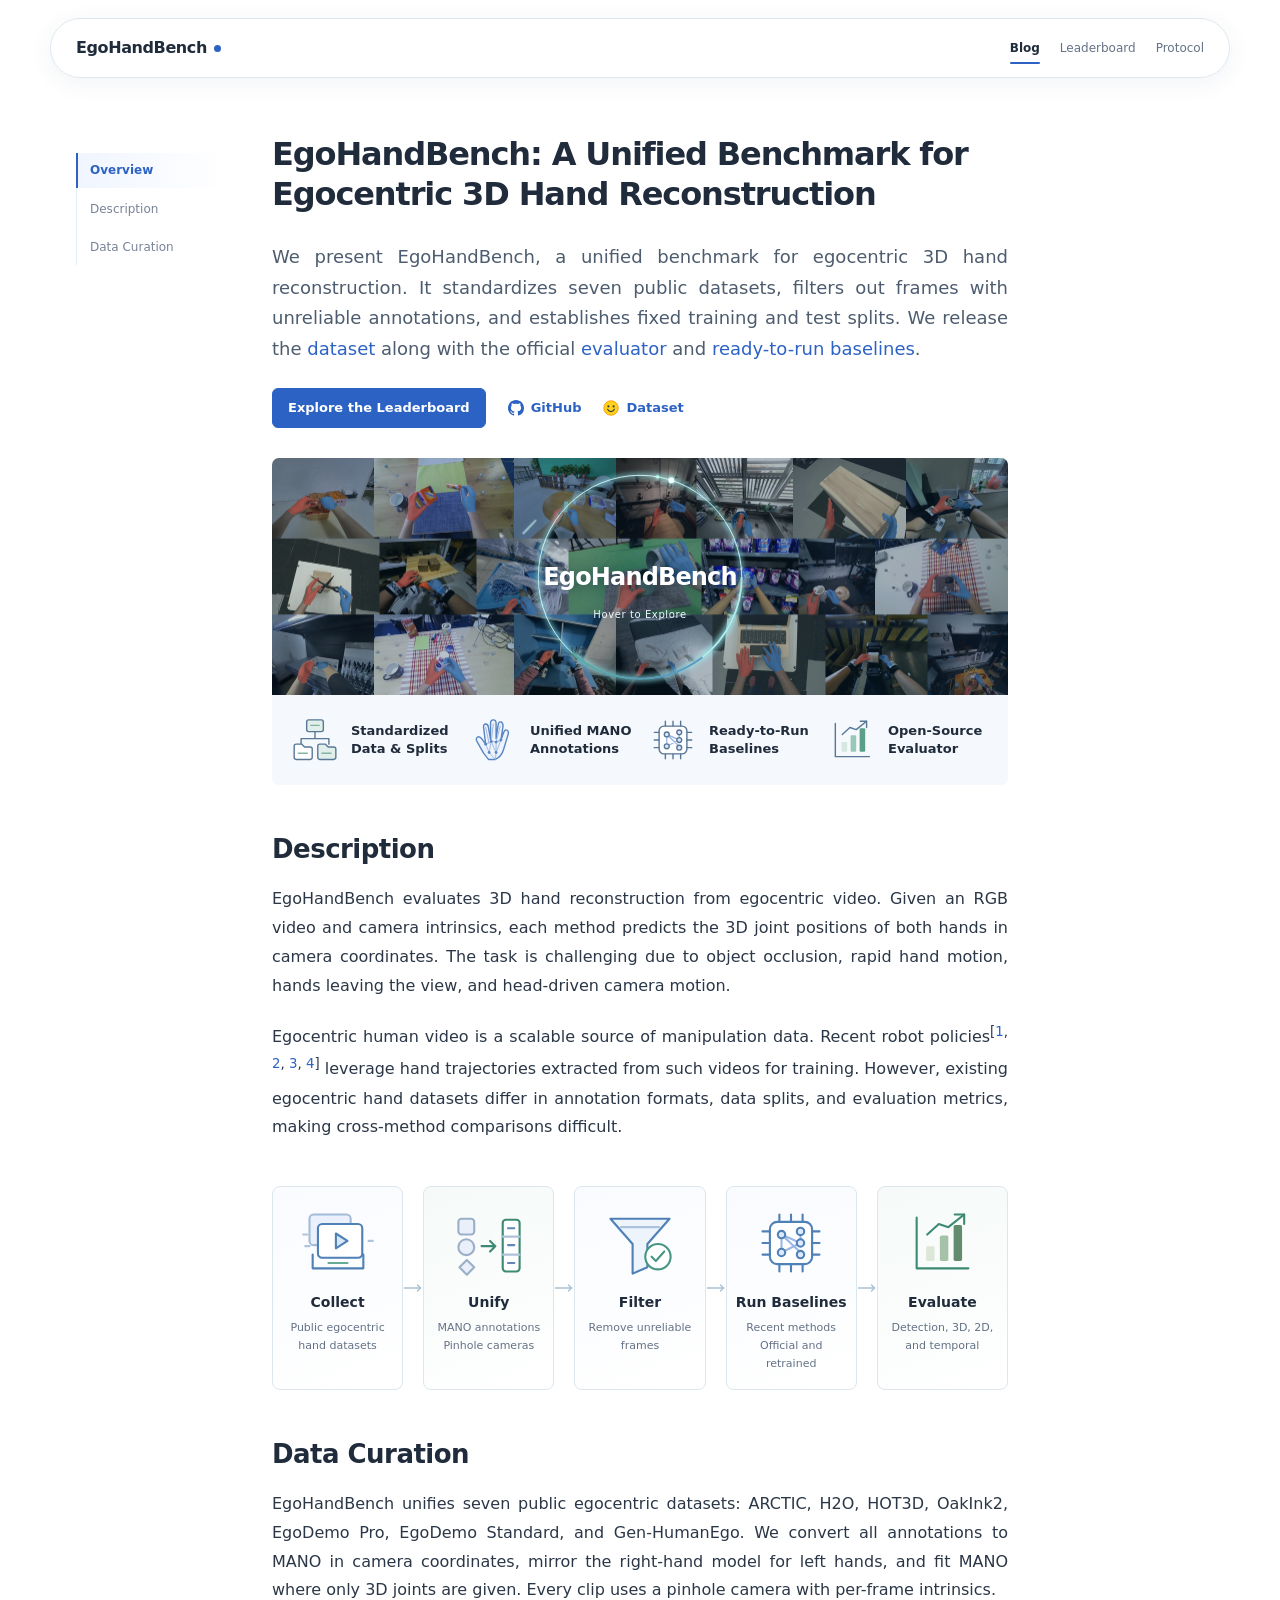
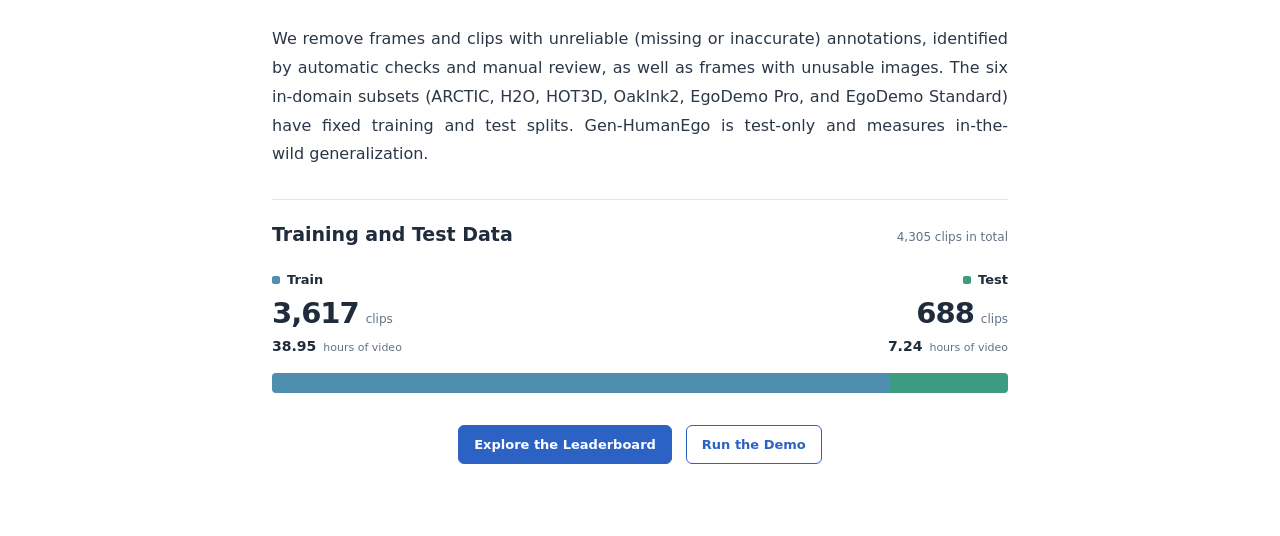
<file: index.html>
<!doctype html>
<html lang="en"><head><meta charset="utf-8"><meta name="viewport" content="width=device-width,initial-scale=1"><meta name="description" content="EgoHandBench: a unified benchmark for egocentric 3D hand reconstruction, with standardized data and one evaluation protocol for recent methods."><title>EgoHandBench: A Unified Benchmark for Egocentric 3D Hand Reconstruction</title><link rel="stylesheet" href="assets/site.css?v=1f59ae36de89"></head>
<body class="blog-page">
<a class="skip" href="#main">Skip to Article</a>
<header class="topbar"><div class="topbar-inner"><a class="brand" href="./">EgoHandBench<span class="brand-dot" aria-hidden="true"></span></a><nav aria-label="Main navigation"><a class="active" aria-current="page" href="./">Blog</a><a href="leaderboard.html">Leaderboard</a><a href="eval.html">Protocol</a></nav></div></header><nav class="page-toc article-toc" aria-label="Page sections"><button class="toc-toggle" type="button" aria-expanded="false" aria-controls="toc-links" aria-label="Open page sections"><svg viewBox="0 0 20 20" aria-hidden="true"><path d="M4 5h12M4 10h12M4 15h8"/></svg></button><div class="toc-panel"><div id="toc-links" class="toc-links"><a href="#overview" aria-current="location">Overview</a><a href="#task">Description</a><a href="#contributions">Data Curation</a></div></div></nav>
<main id="main" class="article"><article>
<header class="article-header" id="overview"><h1>EgoHandBench: A Unified Benchmark for Egocentric 3D Hand Reconstruction</h1></header>
<p class="intro">We present EgoHandBench, a unified benchmark for egocentric 3D hand reconstruction. It standardizes seven public datasets, filters out frames with unreliable annotations, and establishes fixed training and test splits. We release the <a href="https://huggingface.co/datasets/WANG-XIXI/EgoHandBench" target="_blank" rel="noopener noreferrer">dataset</a> along with the official <a href="https://github.com/NTUYWANG103/EgoHandBench/blob/main/metrics/evaluator.py" target="_blank" rel="noopener noreferrer">evaluator</a> and <a href="https://github.com/NTUYWANG103/EgoHandBench/tree/main/baselines" target="_blank" rel="noopener noreferrer">ready-to-run baselines</a>.</p>
<div class="article-links"><a class="leaderboard-button" href="leaderboard.html">Explore the Leaderboard</a><a class="github-resource" href="https://github.com/NTUYWANG103/EgoHandBench" target="_blank" rel="noopener noreferrer"><svg viewBox="0 0 16 16" aria-hidden="true" fill="currentColor"><path d="M8 0C3.58 0 0 3.58 0 8c0 3.54 2.29 6.53 5.47 7.59.4.07.55-.17.55-.38v-1.49c-2.23.48-2.7-.95-2.7-.95-.36-.92-.89-1.17-.89-1.17-.73-.5.06-.49.06-.49.8.06 1.22.82 1.22.82.71 1.21 1.87.86 2.33.66.07-.52.28-.86.51-1.06-1.78-.2-3.64-.89-3.64-3.96 0-.88.31-1.59.82-2.15-.08-.2-.36-1.02.08-2.12 0 0 .67-.21 2.2.82A7.65 7.65 0 0 1 8 3.85c.68 0 1.36.09 2 .27 1.53-1.03 2.2-.82 2.2-.82.44 1.1.16 1.92.08 2.12.51.56.82 1.27.82 2.15 0 3.08-1.87 3.75-3.65 3.95.29.25.54.74.54 1.49v2.2c0 .21.15.46.55.38A8.01 8.01 0 0 0 16 8c0-4.42-3.58-8-8-8Z"/></svg>GitHub</a><a class="github-resource" href="https://huggingface.co/datasets/WANG-XIXI/EgoHandBench" target="_blank" rel="noopener noreferrer"><svg class="hf-logo" viewBox="0 0 16 16" aria-hidden="true"><circle cx="8" cy="8" r="7.2" fill="#FFD21E" stroke="#FF9D00" stroke-width="1"/><circle cx="5.4" cy="6.4" r="1.05" fill="#3A3B45"/><circle cx="10.6" cy="6.4" r="1.05" fill="#3A3B45"/><path d="M4.6 9.3c.9 1.6 2 2.3 3.4 2.3s2.5-.7 3.4-2.3" fill="none" stroke="#3A3B45" stroke-width="1.2" stroke-linecap="round"/></svg>Dataset</a></div>
<figure aria-label="EgoHandBench overview" class="hero-overview" id="hero-overview">
<div class="overview-samples preview-mosaic"><picture><source height="854" media="(max-width:540px)" srcset="assets/overview_samples_mobile.jpg?v=72395904766c" width="1472"/><img alt="Egocentric frames of hands interacting with everyday objects, overlaid with ground-truth MANO meshes." class="overview-image" fetchpriority="high" height="475" src="assets/overview_samples.jpg?v=862e021057fc" width="1472"/></picture><div aria-hidden="true" class="mosaic-cover"><div><div class="mosaic-brand"><svg aria-hidden="true" class="brand-outline" fill="none" viewbox="0 0 240 240"><defs><lineargradient id="teaser-line-gradient" x1="0" x2="1" y1="0" y2="1"><stop stop-color="#598dd4"></stop><stop offset=".55" stop-color="#53ab9d"></stop><stop offset="1" stop-color="#598dd4"></stop></lineargradient></defs><circle class="outline-glow" cx="120" cy="120" pathlength="100" r="113"></circle><circle class="outline-base" cx="120" cy="120" pathlength="100" r="113"></circle><circle class="outline-trace" cx="120" cy="120" pathlength="100" r="113"></circle><circle class="outline-trace trace-secondary" cx="120" cy="120" pathlength="100" r="113"></circle><g class="orbit-particles"><circle class="orbit-dot" cx="154.9189" cy="12.5306" fill="#f3ffff" r="3.2"></circle><circle class="orbit-dot" cx="139.6222" cy="8.7167" fill="#b9fce7" r="1.9"></circle></g></svg><strong>EgoHandBench</strong></div><span>Hover to Explore</span></div></div><span class="preview-tile" tabindex="0" role="img" data-preview="0" style="--preview-left:0.000000%;--preview-top:0.000000%;--preview-width:13.858696%;--preview-height:33.894737%;--mobile-left:0.000000%;--mobile-top:0.000000%;--mobile-width:18.274457%;--mobile-height:24.824356%;" aria-label="Packaged goods — egocentric frame with ground-truth hand meshes. Hover, focus, or tap to magnify."></span><span class="preview-tile" tabindex="0" role="img" data-preview="1" style="--preview-left:13.858696%;--preview-top:0.000000%;--preview-width:19.021739%;--preview-height:33.894737%;--mobile-left:56.793478%;--mobile-top:0.000000%;--mobile-width:25.067935%;--mobile-height:24.824356%;" aria-label="Packet and carton — egocentric frame with ground-truth hand meshes. Hover, focus, or tap to magnify."></span><span class="preview-tile" tabindex="0" role="img" data-preview="2" style="--preview-left:32.880435%;--preview-top:0.000000%;--preview-width:13.858696%;--preview-height:33.894737%;--mobile-left:26.766304%;--mobile-top:79.039813%;--mobile-width:15.421196%;--mobile-height:20.960187%;" aria-label="Small objects on a table — egocentric frame with ground-truth hand meshes. Hover, focus, or tap to magnify."></span><span class="preview-tile" tabindex="0" role="img" data-preview="3" style="--preview-left:46.739130%;--preview-top:0.000000%;--preview-width:10.937500%;--preview-height:33.894737%;--mobile-left:44.565217%;--mobile-top:24.824356%;--mobile-width:15.149457%;--mobile-height:26.112412%;" aria-label="Puzzle cube — egocentric frame with ground-truth hand meshes. Hover, focus, or tap to magnify."></span><span class="preview-tile" tabindex="0" role="img" data-preview="4" style="--preview-left:57.676630%;--preview-top:0.000000%;--preview-width:13.111413%;--preview-height:33.894737%;--mobile-left:12.160326%;--mobile-top:79.039813%;--mobile-width:14.605978%;--mobile-height:20.960187%;" aria-label="Kitchen sink — egocentric frame with ground-truth hand meshes. Hover, focus, or tap to magnify."></span><span class="preview-tile" tabindex="0" role="img" data-preview="5" style="--preview-left:70.788043%;--preview-top:0.000000%;--preview-width:15.353261%;--preview-height:33.894737%;--mobile-left:18.274457%;--mobile-top:0.000000%;--mobile-width:20.244565%;--mobile-height:24.824356%;" aria-label="Articulated box — egocentric frame with ground-truth hand meshes. Hover, focus, or tap to magnify."></span><span class="preview-tile" tabindex="0" role="img" data-preview="6" style="--preview-left:86.141304%;--preview-top:0.000000%;--preview-width:13.858696%;--preview-height:33.894737%;--mobile-left:81.861413%;--mobile-top:0.000000%;--mobile-width:18.138587%;--mobile-height:24.824356%;" aria-label="Cables on a desk — egocentric frame with ground-truth hand meshes. Hover, focus, or tap to magnify."></span><span class="preview-tile" tabindex="0" role="img" data-preview="7" style="--preview-left:0.000000%;--preview-top:33.894737%;--preview-width:14.605978%;--preview-height:32.210526%;--mobile-left:78.872283%;--mobile-top:24.824356%;--mobile-width:21.127717%;--mobile-height:26.112412%;" aria-label="Scissors — egocentric frame with ground-truth hand meshes. Hover, focus, or tap to magnify."></span><span class="preview-tile" tabindex="0" role="img" data-preview="8" style="--preview-left:14.605978%;--preview-top:33.894737%;--preview-width:13.179348%;--preview-height:32.210526%;--mobile-left:38.519022%;--mobile-top:0.000000%;--mobile-width:18.274457%;--mobile-height:24.824356%;" aria-label="Workshop tools — egocentric frame with ground-truth hand meshes. Hover, focus, or tap to magnify."></span><span class="preview-tile" tabindex="0" role="img" data-preview="9" style="--preview-left:27.785326%;--preview-top:33.894737%;--preview-width:12.500000%;--preview-height:32.210526%;--mobile-left:59.850543%;--mobile-top:50.936768%;--mobile-width:19.565217%;--mobile-height:28.103044%;" aria-label="Parts in a workshop — egocentric frame with ground-truth hand meshes. Hover, focus, or tap to magnify."></span><span class="preview-tile" tabindex="0" role="img" data-preview="10" style="--preview-left:40.285326%;--preview-top:33.894737%;--preview-width:18.070652%;--preview-height:32.210526%;--mobile-left:42.187500%;--mobile-top:79.039813%;--mobile-width:21.127717%;--mobile-height:20.960187%;" aria-label="Two cups — egocentric frame with ground-truth hand meshes. Hover, focus, or tap to magnify."></span><span class="preview-tile" tabindex="0" role="img" data-preview="11" style="--preview-left:58.355978%;--preview-top:33.894737%;--preview-width:13.179348%;--preview-height:32.210526%;--mobile-left:59.714674%;--mobile-top:24.824356%;--mobile-width:19.157609%;--mobile-height:26.112412%;" aria-label="Household products — egocentric frame with ground-truth hand meshes. Hover, focus, or tap to magnify."></span><span class="preview-tile" tabindex="0" role="img" data-preview="12" style="--preview-left:71.535326%;--preview-top:33.894737%;--preview-width:10.394022%;--preview-height:32.210526%;--mobile-left:20.652174%;--mobile-top:50.936768%;--mobile-width:16.304348%;--mobile-height:28.103044%;" aria-label="Mug — egocentric frame with ground-truth hand meshes. Hover, focus, or tap to magnify."></span><span class="preview-tile" tabindex="0" role="img" data-preview="13" style="--preview-left:81.929348%;--preview-top:33.894737%;--preview-width:18.070652%;--preview-height:32.210526%;--mobile-left:0.000000%;--mobile-top:24.824356%;--mobile-width:26.358696%;--mobile-height:26.112412%;" aria-label="Coffee box — egocentric frame with ground-truth hand meshes. Hover, focus, or tap to magnify."></span><span class="preview-tile" tabindex="0" role="img" data-preview="14" style="--preview-left:0.000000%;--preview-top:66.105263%;--preview-width:13.858696%;--preview-height:33.894737%;--mobile-left:0.000000%;--mobile-top:50.936768%;--mobile-width:20.652174%;--mobile-height:28.103044%;" aria-label="Small instruments on shelves — egocentric frame with ground-truth hand meshes. Hover, focus, or tap to magnify."></span><span class="preview-tile" tabindex="0" role="img" data-preview="15" style="--preview-left:13.858696%;--preview-top:66.105263%;--preview-width:19.021739%;--preview-height:33.894737%;--mobile-left:78.736413%;--mobile-top:79.039813%;--mobile-width:21.263587%;--mobile-height:20.960187%;" aria-label="Bottle — egocentric frame with ground-truth hand meshes. Hover, focus, or tap to magnify."></span><span class="preview-tile" tabindex="0" role="img" data-preview="16" style="--preview-left:32.880435%;--preview-top:66.105263%;--preview-width:13.858696%;--preview-height:33.894737%;--mobile-left:63.315217%;--mobile-top:79.039813%;--mobile-width:15.421196%;--mobile-height:20.960187%;" aria-label="Objects on a shelf — egocentric frame with ground-truth hand meshes. Hover, focus, or tap to magnify."></span><span class="preview-tile" tabindex="0" role="img" data-preview="17" style="--preview-left:46.739130%;--preview-top:66.105263%;--preview-width:13.111413%;--preview-height:33.894737%;--mobile-left:26.358696%;--mobile-top:24.824356%;--mobile-width:18.206522%;--mobile-height:26.112412%;" aria-label="Clothing on a bed — egocentric frame with ground-truth hand meshes. Hover, focus, or tap to magnify."></span><span class="preview-tile" tabindex="0" role="img" data-preview="18" style="--preview-left:59.850543%;--preview-top:66.105263%;--preview-width:15.353261%;--preview-height:33.894737%;--mobile-left:36.956522%;--mobile-top:50.936768%;--mobile-width:22.894022%;--mobile-height:28.103044%;" aria-label="Laptop interaction — egocentric frame with ground-truth hand meshes. Hover, focus, or tap to magnify."></span><span class="preview-tile" tabindex="0" role="img" data-preview="19" style="--preview-left:75.203804%;--preview-top:66.105263%;--preview-width:13.858696%;--preview-height:33.894737%;--mobile-left:79.415761%;--mobile-top:50.936768%;--mobile-width:20.584239%;--mobile-height:28.103044%;" aria-label="Printer and paper — egocentric frame with ground-truth hand meshes. Hover, focus, or tap to magnify."></span><span class="preview-tile" tabindex="0" role="img" data-preview="20" style="--preview-left:89.062500%;--preview-top:66.105263%;--preview-width:10.937500%;--preview-height:33.894737%;--mobile-left:0.000000%;--mobile-top:79.039813%;--mobile-width:12.160326%;--mobile-height:20.960187%;" aria-label="Fruit on a table — egocentric frame with ground-truth hand meshes. Hover, focus, or tap to magnify."></span><div aria-hidden="true" class="hover-preview" hidden=""><img alt=""/></div></div>
<div class="overview-features"><a class="overview-feature" href="https://huggingface.co/datasets/WANG-XIXI/EgoHandBench" target="_blank" rel="noopener noreferrer"><span aria-hidden="true" class="feature-symbol"><svg aria-hidden="true" class="overview-icon" fill="none" stroke="currentColor" stroke-linecap="round" stroke-linejoin="round" stroke-width="2" viewbox="0 0 72 72"><rect fill="#e0efe9" height="17" rx="3" width="24" x="24" y="7"></rect><path d="M36 24v10M16 42v-8h40v8"></path><path d="M6 45q0-3 3-3h8l4 4h8q3 0 3 3v12q0 3-3 3H9q-3 0-3-3Z" fill="#fff"></path><path d="M40 45q0-3 3-3h8l4 4h8q3 0 3 3v12q0 3-3 3H43q-3 0-3-3Z" fill="#e0efe9"></path><path d="M30 15h12M12 55h13m21 0h13" stroke="#84b3a3"></path></svg></span><strong>Standardized Data &amp; Splits</strong></a><a class="overview-feature" href="https://huggingface.co/datasets/WANG-XIXI/EgoHandBench" target="_blank" rel="noopener noreferrer"><span aria-hidden="true" class="feature-symbol"><svg aria-hidden="true" class="overview-icon" fill="none" stroke="currentColor" stroke-linecap="round" stroke-linejoin="round" stroke-width="2" viewbox="0 0 72 72"><path d="m21 55-9-16q-3-5 0-7t7 3l5 7-3-24q-.5-5 3-5t4 5l3 17V12q0-5 4-5t4 5v22l3-20q1-5 4-4t3 6l-3 20 4-11q2-5 5-3t1 7l-6 20q-3 11-12 15H28Z" fill="#edf3fc" stroke="#5885c3"></path><path d="m24 42 8-4 7 1 7-3m-22 6 5 12 3-16 7 16V39l7-3-7 18m-10 0 9 10 1-10M24 18l5 23m6-28-3 25m13-22-6 23" stroke="#9bb6dc" stroke-width="1.35"></path><g fill="#5885c3" stroke="none"><circle cx="24" cy="42" r="2"></circle><circle cx="32" cy="38" r="2"></circle><circle cx="39" cy="39" r="2"></circle><circle cx="46" cy="36" r="2"></circle><circle cx="29" cy="54" r="2"></circle><circle cx="39" cy="54" r="2"></circle></g></svg></span><strong>Unified MANO Annotations</strong></a><a class="overview-feature" href="https://github.com/NTUYWANG103/EgoHandBench/tree/main/baselines" target="_blank" rel="noopener noreferrer"><span aria-hidden="true" class="feature-symbol"><svg aria-hidden="true" class="overview-icon" fill="none" stroke="currentColor" stroke-linecap="round" stroke-linejoin="round" stroke-width="2" viewbox="0 0 72 72"><rect fill="#fff" height="40" rx="7" width="40" x="16" y="16"></rect><path d="M25 9v7m11-7v7m11-7v7M25 56v7m11-7v7m11-7v7M9 25h7M9 36h7M9 47h7m40-22h7m-7 11h7m-7 11h7"></path><path d="m27 28 18 8-18 9V28Zm0 0 18 17m0-9V25" stroke="#9bb7e4"></path><g fill="#dce9ff"><circle cx="27" cy="28" r="3.5"></circle><circle cx="27" cy="45" r="3.5"></circle><circle cx="45" cy="25" r="3.5"></circle><circle cx="45" cy="36" r="3.5"></circle><circle cx="45" cy="47" r="3.5"></circle></g></svg></span><strong>Ready-to-Run Baselines</strong></a><a class="overview-feature" href="https://github.com/NTUYWANG103/EgoHandBench/tree/main/metrics" target="_blank" rel="noopener noreferrer"><span aria-hidden="true" class="feature-symbol"><svg aria-hidden="true" class="overview-icon" fill="none" stroke="currentColor" stroke-linecap="round" stroke-linejoin="round" stroke-width="2" viewbox="0 0 72 72"><path d="M12 12v48h49"></path><rect fill="#d4e8e1" height="14" rx="1.5" stroke="none" width="8" x="21" y="39"></rect><rect fill="#99c7b8" height="24" rx="1.5" stroke="none" width="8" x="34" y="29"></rect><rect fill="#5c9f89" height="34" rx="1.5" stroke="none" width="8" x="47" y="19"></rect><path d="m22 28 11-10 9 3 15-12"></path><path d="M48 9h9v9"></path></svg></span><strong>Open-Source Evaluator</strong></a></div>
<figcaption class="sr-only">Egocentric frames overlaid with ground-truth MANO meshes. Hover over a frame to enlarge it.</figcaption>
</figure>

<section id="task">
<h2>Description</h2>
<p>EgoHandBench evaluates 3D hand reconstruction from egocentric video. Given an RGB video and camera intrinsics, each method predicts the 3D joint positions of both hands in camera coordinates. The task is challenging due to object occlusion, rapid hand motion, hands leaving the view, and head-driven camera motion.</p>
<p>Egocentric human video is a scalable source of manipulation data. Recent robot policies<sup>[<a href="https://arxiv.org/abs/2410.24221" target="_blank" rel="noopener noreferrer" aria-label="Reference 1: EgoMimic" title="EgoMimic">1</a>, <a href="https://arxiv.org/abs/2507.12440" target="_blank" rel="noopener noreferrer" aria-label="Reference 2: EgoVLA" title="EgoVLA">2</a>, <a href="https://arxiv.org/abs/2507.15597" target="_blank" rel="noopener noreferrer" aria-label="Reference 3: Being-H0" title="Being-H0">3</a>, <a href="https://arxiv.org/abs/2602.16710" target="_blank" rel="noopener noreferrer" aria-label="Reference 4: EgoScale" title="EgoScale">4</a>]</sup> leverage hand trajectories extracted from such videos for training. However, existing egocentric hand datasets differ in annotation formats, data splits, and evaluation metrics, making cross-method comparisons difficult.</p>
<figure aria-label="EgoHandBench curation and evaluation pipeline" class="pipeline-figure" id="benchmark-overview">
<div class="benchmark-workflow" id="benchmark-flow">
<div class="workflow-stages"><div class="workflow-stage stage-collect"><svg aria-hidden="true" class="flow-icon" fill="none" stroke="currentColor" stroke-linecap="round" stroke-linejoin="round" stroke-width="2" viewbox="0 0 72 72"><rect fill="#eaf1fc" height="29" rx="4" stroke="#a4bcd9" width="39" x="9" y="9"></rect><rect fill="#fff" height="32" rx="4" width="42" x="17" y="18"></rect><path d="m34 27 11 7-11 7Z" fill="#d8e7fa"></path><path d="M12 47v13h48V47"></path><path d="M27 55h18" stroke="#67aa94"></path><path d="M7 28H3m62 6h4M9 39H5" stroke="#afc5dd"></path></svg><div class="stage-copy"><strong>Collect</strong><span>Public egocentric<br/>hand datasets</span></div><svg aria-hidden="true" class="flow-connector" fill="none" viewbox="0 0 40 24"><path class="flow-wire" d="M3 12H35"></path><path class="flow-arrowhead" d="m29 6 6 6-6 6"></path><path class="flow-packet" d="M3 12H35" pathlength="100"></path></svg></div><div class="workflow-stage stage-unify"><svg aria-hidden="true" class="flow-icon" fill="none" stroke="currentColor" stroke-linecap="round" stroke-linejoin="round" stroke-width="2" viewbox="0 0 72 72"><rect fill="#eaf0f9" height="15" rx="3" stroke="#9cafc9" width="15" x="7" y="13"></rect><circle cx="14.5" cy="40" fill="#eaf0f9" r="7.5" stroke="#9cafc9"></circle><path d="m8 59 7-7 7 7-7 7Z" fill="#eaf0f9" stroke="#9cafc9"></path><path d="M29 39h13m-5-5 5 5-5 5"></path><rect fill="#fff" height="49" rx="3" width="16" x="49" y="14"></rect><path d="M49 30h16M49 47h16" stroke="#afc1d7"></path><path d="M54 22h6m-6 16h6m-6 17h6" stroke="#6086ba"></path></svg><div class="stage-copy"><strong>Unify</strong><span>MANO annotations<br/>Pinhole cameras</span></div><svg aria-hidden="true" class="flow-connector" fill="none" viewbox="0 0 40 24"><path class="flow-wire" d="M3 12H35"></path><path class="flow-arrowhead" d="m29 6 6 6-6 6"></path><path class="flow-packet" d="M3 12H35" pathlength="100"></path></svg></div><div class="workflow-stage stage-filter"><svg aria-hidden="true" class="flow-icon" fill="none" stroke="currentColor" stroke-linecap="round" stroke-linejoin="round" stroke-width="2" viewbox="0 0 72 72"><path d="M8 13h56L43 37v22l-14 6V37Z" fill="#edf4fc"></path><path d="M18 21h36" stroke="#adc4e0"></path><circle cx="53" cy="49" fill="#fff" r="12" stroke="#479682"></circle><path d="m47 49 4 4 8-9" stroke="#479682"></path></svg><div class="stage-copy"><strong>Filter</strong><span>Remove unreliable<br/>frames</span></div><svg aria-hidden="true" class="flow-connector" fill="none" viewbox="0 0 40 24"><path class="flow-wire" d="M3 12H35"></path><path class="flow-arrowhead" d="m29 6 6 6-6 6"></path><path class="flow-packet" d="M3 12H35" pathlength="100"></path></svg></div><div class="workflow-stage stage-methods"><svg aria-hidden="true" class="flow-icon" fill="none" stroke="currentColor" stroke-linecap="round" stroke-linejoin="round" stroke-width="2" viewbox="0 0 72 72"><rect fill="#fff" height="40" rx="7" width="40" x="16" y="16"></rect><path d="M25 9v7m11-7v7m11-7v7M25 56v7m11-7v7m11-7v7M9 25h7M9 36h7M9 47h7m40-22h7m-7 11h7m-7 11h7"></path><path d="m27 28 18 8-18 9V28Zm0 0 18 17m0-9V25" stroke="#9bb7e4"></path><g fill="#dce9ff"><circle cx="27" cy="28" r="3.5"></circle><circle cx="27" cy="45" r="3.5"></circle><circle cx="45" cy="25" r="3.5"></circle><circle cx="45" cy="36" r="3.5"></circle><circle cx="45" cy="47" r="3.5"></circle></g></svg><div class="stage-copy"><strong>Run Baselines</strong><span>Recent methods<br/>Official and retrained</span></div><svg aria-hidden="true" class="flow-connector" fill="none" viewbox="0 0 40 24"><path class="flow-wire" d="M3 12H35"></path><path class="flow-arrowhead" d="m29 6 6 6-6 6"></path><path class="flow-packet" d="M3 12H35" pathlength="100"></path></svg></div><div class="workflow-stage stage-evaluate"><svg aria-hidden="true" class="flow-icon" fill="none" stroke="currentColor" stroke-linecap="round" stroke-linejoin="round" stroke-width="2" viewbox="0 0 72 72"><path d="M12 12v48h49"></path><rect fill="#dce8d7" height="14" rx="1.5" stroke="none" width="8" x="21" y="39"></rect><rect fill="#a5c1a8" height="24" rx="1.5" stroke="none" width="8" x="34" y="29"></rect><rect fill="#638c6e" height="34" rx="1.5" stroke="none" width="8" x="47" y="19"></rect><path d="m22 28 11-10 9 3 15-12"></path><path d="M48 9h9v9"></path></svg><div class="stage-copy"><strong>Evaluate</strong><span>Detection, 3D, 2D,<br/>and temporal</span></div></div></div>
</div>
<figcaption class="sr-only">Public egocentric hand datasets are collected, converted to MANO annotations and pinhole cameras, and filtered for low-quality annotations. Recent methods are run with their official checkpoints, checkpoints trained on EgoHandBench, or both, and evaluated with detection, 3D, 2D, and temporal metrics.</figcaption>
</figure>


</section>
<section id="contributions">
<h2>Data Curation</h2>
<p>EgoHandBench unifies seven public egocentric datasets: ARCTIC, H2O, HOT3D, OakInk2, EgoDemo Pro, EgoDemo Standard, and Gen-HumanEgo. We convert all annotations to MANO in camera coordinates, mirror the right-hand model for left hands, and fit MANO where only 3D joints are given. Every clip uses a pinhole camera with per-frame intrinsics.</p>
<p>We remove frames and clips with unreliable (missing or inaccurate) annotations, identified by automatic checks and manual review, as well as frames with unusable images. The six in-domain subsets (ARCTIC, H2O, HOT3D, OakInk2, EgoDemo Pro, and EgoDemo Standard) have fixed training and test splits. Gen-HumanEgo is test-only and measures in-the-wild generalization.</p>
<figure id="data" class="dataset-chart" aria-labelledby="dataset-chart-title"><div class="dataset-chart-heading"><h3 id="dataset-chart-title">Training and Test Data</h3><p class="dataset-total">4,305 clips in total</p></div><dl class="split-stats"><div class="split-stat train"><dt><i aria-hidden="true"></i>Train</dt><dd><strong>3,617</strong><span>clips</span></dd><dd class="split-duration" data-hours="38.95">38.95<span>hours of video</span></dd></div><div class="split-stat test"><dt><i aria-hidden="true"></i>Test</dt><dd><strong>688</strong><span>clips</span></dd><dd class="split-duration" data-hours="7.24">7.24<span>hours of video</span></dd></div></dl><div class="split-bar" aria-hidden="true"><span class="split-segment train" data-split="train" data-count="3617" style="width:84.018583%"></span><span class="split-segment test" data-split="test" data-count="688" style="width:15.981417%"></span></div></figure>
<div class="article-links article-end-links"><a class="leaderboard-button" href="leaderboard.html">Explore the Leaderboard</a><a class="leaderboard-button secondary-button" href="https://github.com/NTUYWANG103/EgoHandBench/blob/main/demo.ipynb" target="_blank" rel="noopener noreferrer">Run the Demo</a></div>
</section>
</article></main>
<script type="application/json" id="preview-data">[{"src":"assets/gallery/egodemo_egostandard_04.jpg","scene":"Packaged goods","alt":"Packaged goods — egocentric frame with ground-truth hand meshes."},{"src":"assets/gallery/h2o_02.jpg","scene":"Packet and carton","alt":"Packet and carton — egocentric frame with ground-truth hand meshes."},{"src":"assets/gallery/egodemo_egostandard_01.jpg","scene":"Small objects on a table","alt":"Small objects on a table — egocentric frame with ground-truth hand meshes."},{"src":"assets/gallery/hot3d_02.jpg","scene":"Puzzle cube","alt":"Puzzle cube — egocentric frame with ground-truth hand meshes."},{"src":"assets/gallery/gen_humanego_1h_02.jpg","scene":"Kitchen sink","alt":"Kitchen sink — egocentric frame with ground-truth hand meshes."},{"src":"assets/gallery/arctic_01.jpg","scene":"Articulated box","alt":"Articulated box — egocentric frame with ground-truth hand meshes."},{"src":"assets/gallery/egodemo_egopro_standard_03.jpg","scene":"Cables on a desk","alt":"Cables on a desk — egocentric frame with ground-truth hand meshes."},{"src":"assets/gallery/arctic_04.jpg","scene":"Scissors","alt":"Scissors — egocentric frame with ground-truth hand meshes."},{"src":"assets/gallery/egodemo_egopro_standard_04.jpg","scene":"Workshop tools","alt":"Workshop tools — egocentric frame with ground-truth hand meshes."},{"src":"assets/gallery/gen_humanego_1h_01.jpg","scene":"Parts in a workshop","alt":"Parts in a workshop — egocentric frame with ground-truth hand meshes."},{"src":"assets/gallery/oakink2_02.jpg","scene":"Two cups","alt":"Two cups — egocentric frame with ground-truth hand meshes."},{"src":"assets/gallery/egodemo_egostandard_03.jpg","scene":"Household products","alt":"Household products — egocentric frame with ground-truth hand meshes."},{"src":"assets/gallery/hot3d_01.jpg","scene":"Mug","alt":"Mug — egocentric frame with ground-truth hand meshes."},{"src":"assets/gallery/h2o_01.jpg","scene":"Coffee box","alt":"Coffee box — egocentric frame with ground-truth hand meshes."},{"src":"assets/gallery/egodemo_egostandard_02.jpg","scene":"Small instruments on shelves","alt":"Small instruments on shelves — egocentric frame with ground-truth hand meshes."},{"src":"assets/gallery/h2o_04.jpg","scene":"Bottle","alt":"Bottle — egocentric frame with ground-truth hand meshes."},{"src":"assets/gallery/egodemo_egopro_standard_01.jpg","scene":"Objects on a shelf","alt":"Objects on a shelf — egocentric frame with ground-truth hand meshes."},{"src":"assets/gallery/gen_humanego_1h_04.jpg","scene":"Clothing on a bed","alt":"Clothing on a bed — egocentric frame with ground-truth hand meshes."},{"src":"assets/gallery/arctic_02.jpg","scene":"Laptop interaction","alt":"Laptop interaction — egocentric frame with ground-truth hand meshes."},{"src":"assets/gallery/egodemo_egopro_standard_02.jpg","scene":"Printer and paper","alt":"Printer and paper — egocentric frame with ground-truth hand meshes."},{"src":"assets/gallery/hot3d_03.jpg","scene":"Fruit on a table","alt":"Fruit on a table — egocentric frame with ground-truth hand meshes."}]</script><script src="assets/blog.js?v=42ac162b206a"></script>
<script src="assets/navigation.js?v=888de501bac5"></script></body></html>
</file>
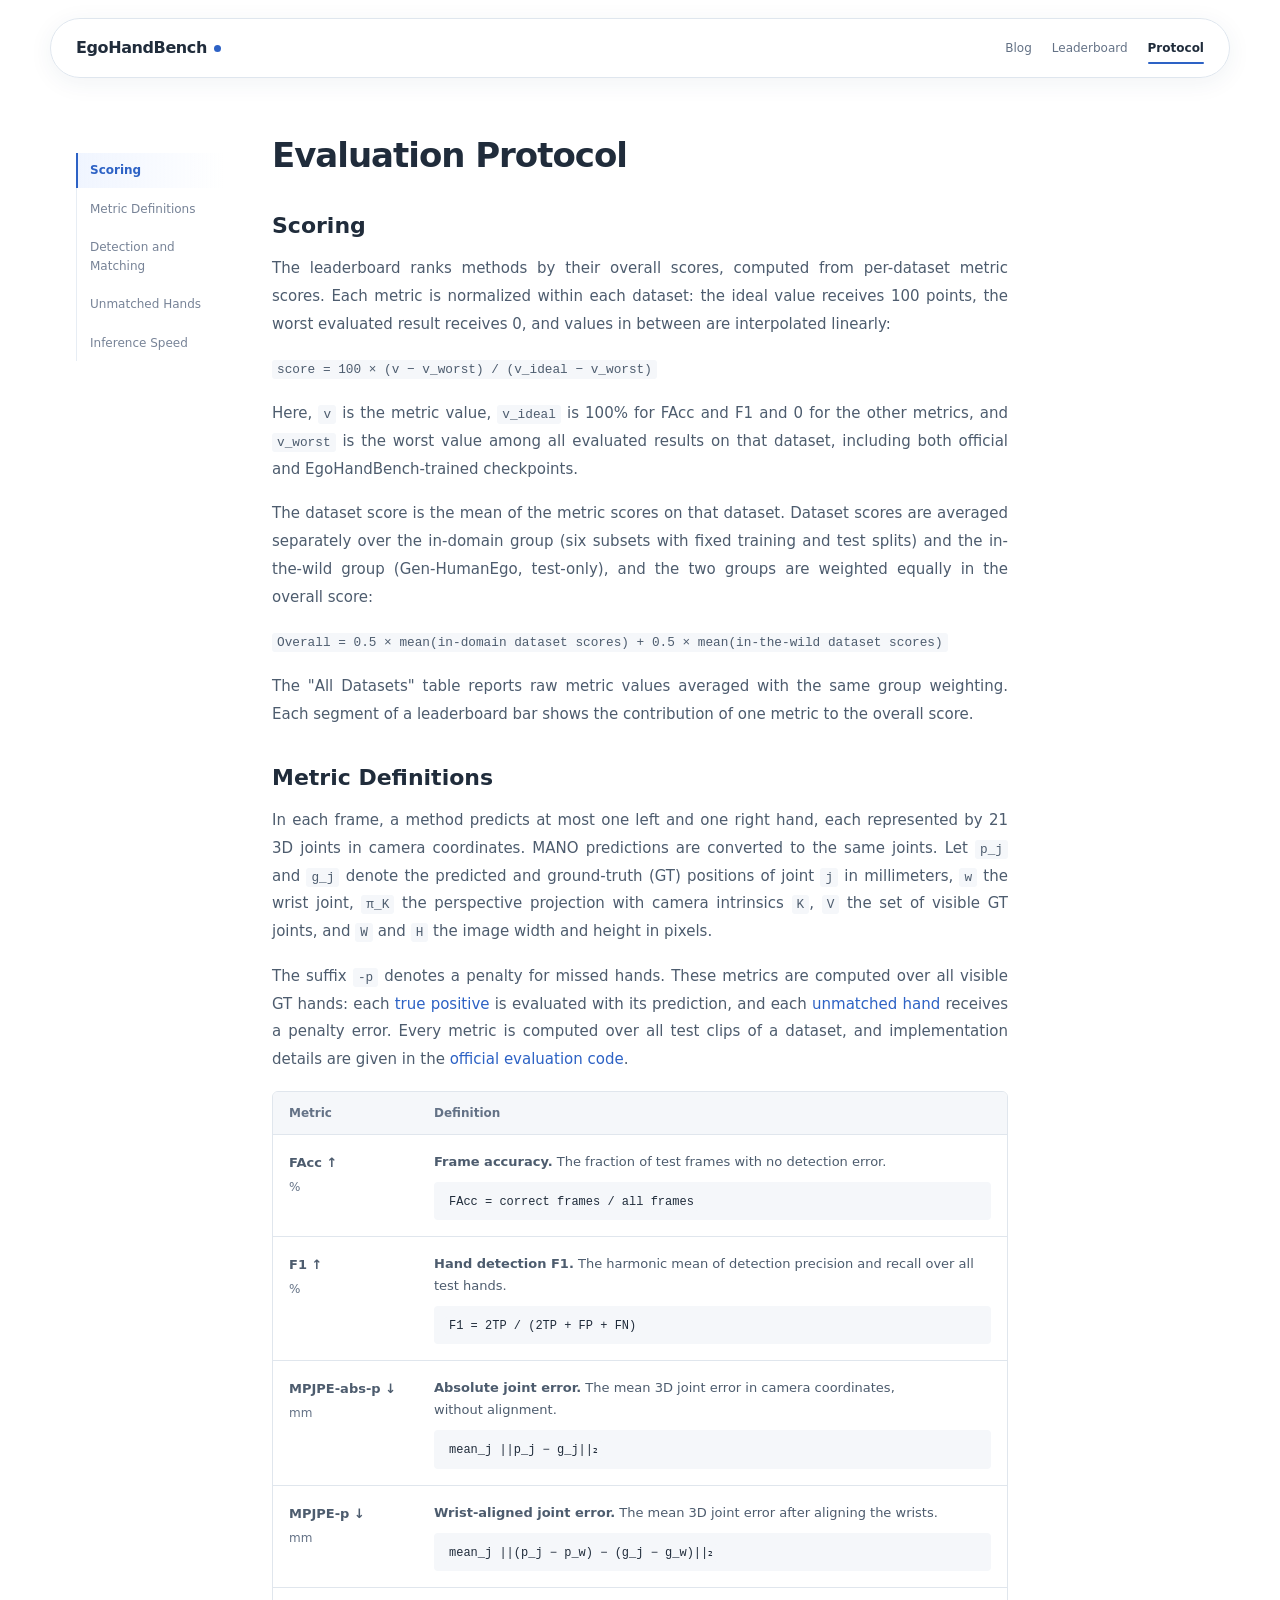
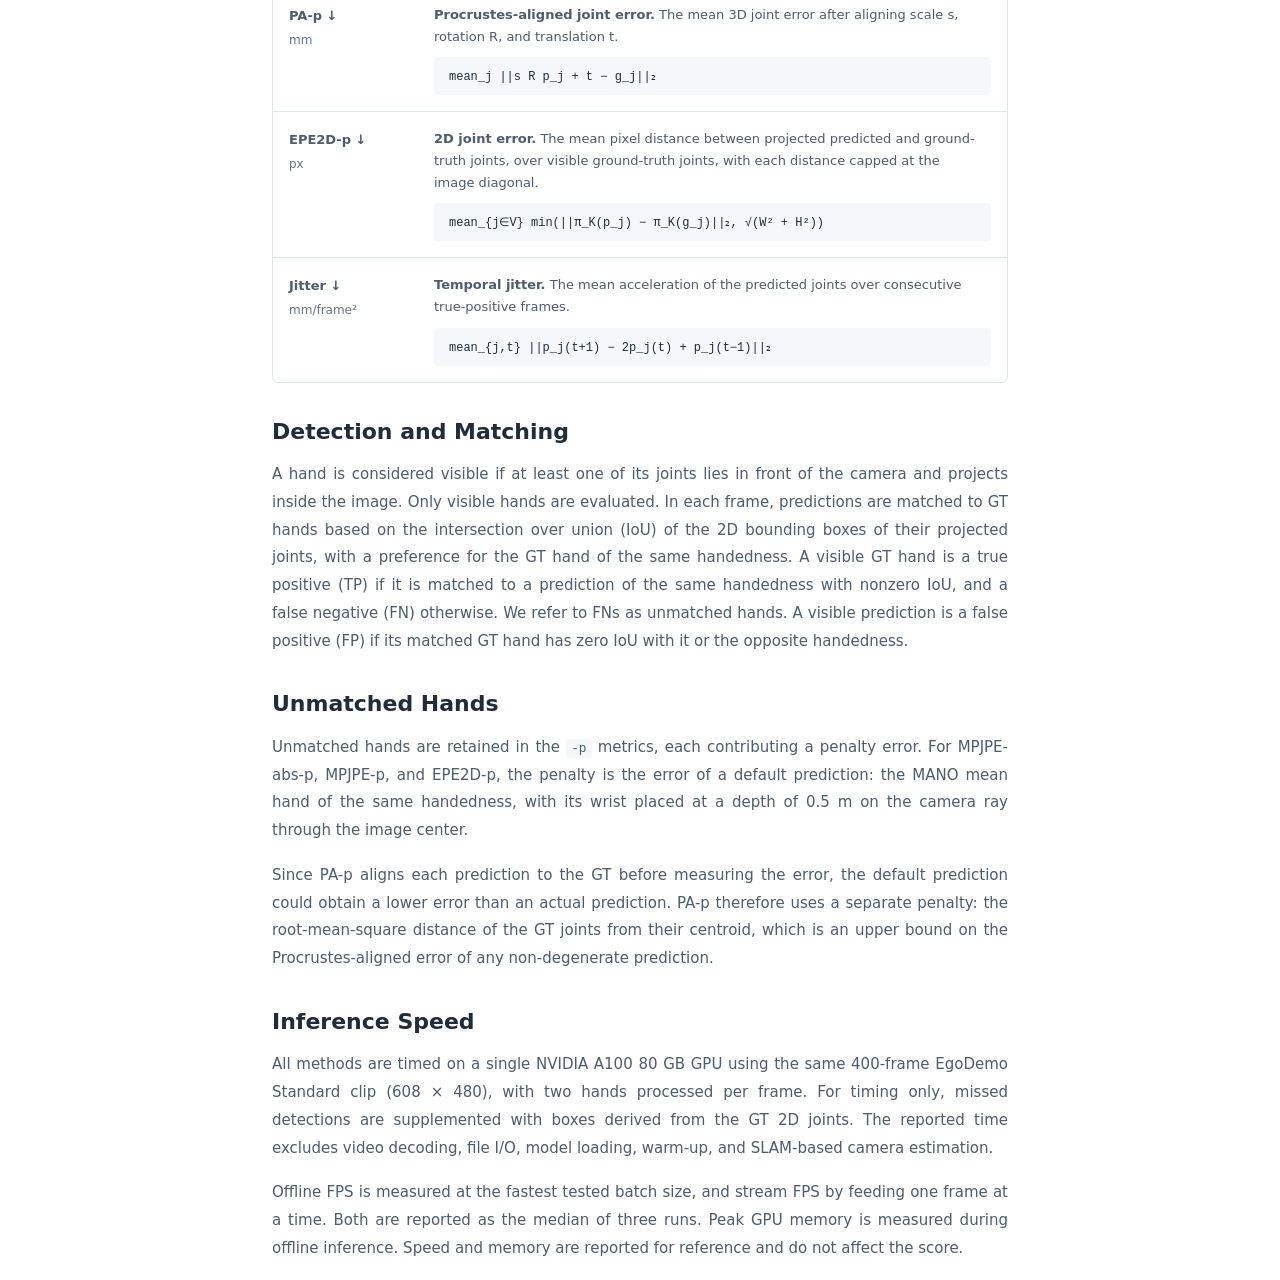
<file: eval.html>
<!doctype html>
<html lang="en"><head><meta charset="utf-8"><meta name="viewport" content="width=device-width,initial-scale=1"><meta name="description" content="EgoHandBench evaluation protocol: scoring, metric definitions, detection and matching, unmatched hands, and inference speed."><title>EgoHandBench — Evaluation Protocol</title><link rel="stylesheet" href="assets/site.css?v=1f59ae36de89"></head><body class="evaluation-page"><a class="skip" href="#main">Skip to Evaluation Protocol</a><header class="topbar"><div class="topbar-inner"><a class="brand" href="./">EgoHandBench<span class="brand-dot" aria-hidden="true"></span></a><nav aria-label="Main navigation"><a href="./">Blog</a><a href="leaderboard.html">Leaderboard</a><a class="active" aria-current="page" href="eval.html">Protocol</a></nav></div></header><nav class="page-toc " aria-label="Page sections"><button class="toc-toggle" type="button" aria-expanded="false" aria-controls="toc-links" aria-label="Open page sections"><svg viewBox="0 0 20 20" aria-hidden="true"><path d="M4 5h12M4 10h12M4 15h8"/></svg></button><div class="toc-panel"><div id="toc-links" class="toc-links"><a href="#overall-score" aria-current="location">Scoring</a><a href="#metric-definitions">Metric Definitions</a><a href="#detection-protocol">Detection and Matching</a><a href="#unmatched-hands">Unmatched Hands</a><a href="#speed-protocol">Inference Speed</a></div></div></nav><main id="main" class="evaluation-main"><header class="board-heading"><h1>Evaluation Protocol</h1></header><section id="protocol" class="evaluation-content">
  <div id="overall-score"><h2>Scoring</h2>
  <p>The leaderboard ranks methods by their overall scores, computed from per-dataset metric scores. Each metric is normalized within each dataset: the ideal value receives 100 points, the worst evaluated result receives 0, and values in between are interpolated linearly:</p>
  <p><code>score = 100 × (v − v_worst) / (v_ideal − v_worst)</code></p>
  <p>Here, <code>v</code> is the metric value, <code>v_ideal</code> is 100% for FAcc and F1 and 0 for the other metrics, and <code>v_worst</code> is the worst value among all evaluated results on that dataset, including both official and EgoHandBench-trained checkpoints.</p>
  <p>The dataset score is the mean of the metric scores on that dataset. Dataset scores are averaged separately over the in-domain group (six subsets with fixed training and test splits) and the in-the-wild group (Gen-HumanEgo, test-only), and the two groups are weighted equally in the overall score:</p>
  <p><code>Overall = 0.5 × mean(in-domain dataset scores) + 0.5 × mean(in-the-wild dataset scores)</code></p>
  <p>The "All Datasets" table reports raw metric values averaged with the same group weighting. Each segment of a leaderboard bar shows the contribution of one metric to the overall score.</p></div>
  <div id="metric-definitions"><h2>Metric Definitions</h2>
  <p>In each frame, a method predicts at most one left and one right hand, each represented by 21 3D joints in camera coordinates. MANO predictions are converted to the same joints. Let <code>p_j</code> and <code>g_j</code> denote the predicted and ground-truth (GT) positions of joint <code>j</code> in millimeters, <code>w</code> the wrist joint, <code>π_K</code> the perspective projection with camera intrinsics <code>K</code>, <code>V</code> the set of visible GT joints, and <code>W</code> and <code>H</code> the image width and height in pixels.</p>
  <p>The suffix <code>-p</code> denotes a penalty for missed hands. These metrics are computed over all visible GT hands: each <a href="#detection-protocol">true positive</a> is evaluated with its prediction, and each <a href="#unmatched-hands">unmatched hand</a> receives a penalty error. Every metric is computed over all test clips of a dataset, and implementation details are given in the <a href="https://github.com/NTUYWANG103/EgoHandBench/tree/main/metrics">official evaluation code</a>.</p>
  <div class="table-wrap"><table class="metric-table"><thead><tr><th scope="col">Metric</th><th scope="col">Definition</th></tr></thead><tbody><tr><td>FAcc ↑<br><span class="small-text muted">%</span></td><td><p class="metric-definition"><strong>Frame accuracy.</strong> The fraction of test frames with no detection error.</p><p class="metric-formula"><code>FAcc = correct frames / all frames</code></p></td></tr><tr><td>F1 ↑<br><span class="small-text muted">%</span></td><td><p class="metric-definition"><strong>Hand detection F1.</strong> The harmonic mean of detection precision and recall over all test hands.</p><p class="metric-formula"><code>F1 = 2TP / (2TP + FP + FN)</code></p></td></tr><tr><td>MPJPE-abs-p ↓<br><span class="small-text muted">mm</span></td><td><p class="metric-definition"><strong>Absolute joint error.</strong> The mean 3D joint error in camera coordinates, without alignment.</p><p class="metric-formula"><code>mean_j ||p_j − g_j||₂</code></p></td></tr><tr><td>MPJPE-p ↓<br><span class="small-text muted">mm</span></td><td><p class="metric-definition"><strong>Wrist-aligned joint error.</strong> The mean 3D joint error after aligning the wrists.</p><p class="metric-formula"><code>mean_j ||(p_j − p_w) − (g_j − g_w)||₂</code></p></td></tr><tr><td>PA-p ↓<br><span class="small-text muted">mm</span></td><td><p class="metric-definition"><strong>Procrustes-aligned joint error.</strong> The mean 3D joint error after aligning scale s, rotation R, and translation t.</p><p class="metric-formula"><code>mean_j ||s R p_j + t − g_j||₂</code></p></td></tr><tr><td>EPE2D-p ↓<br><span class="small-text muted">px</span></td><td><p class="metric-definition"><strong>2D joint error.</strong> The mean pixel distance between projected predicted and ground-truth joints, over visible ground-truth joints, with each distance capped at the image diagonal.</p><p class="metric-formula"><code>mean_{j∈V} min(||π_K(p_j) − π_K(g_j)||₂, √(W² + H²))</code></p></td></tr><tr><td>Jitter ↓<br><span class="small-text muted">mm/frame²</span></td><td><p class="metric-definition"><strong>Temporal jitter.</strong> The mean acceleration of the predicted joints over consecutive true-positive frames.</p><p class="metric-formula"><code>mean_{j,t} ||p_j(t+1) − 2p_j(t) + p_j(t−1)||₂</code></p></td></tr></tbody></table></div></div>
  <h2 id="detection-protocol">Detection and Matching</h2>
  <p>A hand is considered visible if at least one of its joints lies in front of the camera and projects inside the image. Only visible hands are evaluated. In each frame, predictions are matched to GT hands based on the intersection over union (IoU) of the 2D bounding boxes of their projected joints, with a preference for the GT hand of the same handedness. A visible GT hand is a true positive (TP) if it is matched to a prediction of the same handedness with nonzero IoU, and a false negative (FN) otherwise. We refer to FNs as <em>unmatched hands</em>. A visible prediction is a false positive (FP) if its matched GT hand has zero IoU with it or the opposite handedness.</p>
  <h2 id="unmatched-hands">Unmatched Hands</h2>
  <p>Unmatched hands are retained in the <code>-p</code> metrics, each contributing a penalty error. For MPJPE-abs-p, MPJPE-p, and EPE2D-p, the penalty is the error of a default prediction: the MANO mean hand of the same handedness, with its wrist placed at a depth of 0.5 m on the camera ray through the image center.</p>
  <p>Since PA-p aligns each prediction to the GT before measuring the error, the default prediction could obtain a lower error than an actual prediction. PA-p therefore uses a separate penalty: the root-mean-square distance of the GT joints from their centroid, which is an upper bound on the Procrustes-aligned error of any non-degenerate prediction.</p>
  <p></p>
  <div id="speed-protocol"><h2>Inference Speed</h2>
  <p>All methods are timed on a single NVIDIA A100 80 GB GPU using the same 400-frame EgoDemo Standard clip (608 × 480), with two hands processed per frame. For timing only, missed detections are supplemented with boxes derived from the GT 2D joints. The reported time excludes video decoding, file I/O, model loading, warm-up, and SLAM-based camera estimation.</p>
  <p>Offline FPS is measured at the fastest tested batch size, and stream FPS by feeding one frame at a time. Both are reported as the median of three runs. Peak GPU memory is measured during offline inference. Speed and memory are reported for reference and do not affect the score.</p></div>
</section></main><script src="assets/navigation.js?v=888de501bac5"></script></body></html>
</file>
<file: assets/site.css>
/* Neutral text with contrasting blue and green accents. */
:root{color-scheme:light;--canvas:#ffffff;--surface:#fff;--heading:#202c3b;--ink:#2b3747;--body:#4d5c6e;--muted:#647286;--line:#e0e6ed;--soft:#f5f7fa;--accent:#2d62c5;--accent-hover:#244fa6;--accent-soft:#eef4ff;--accent-line:#bdcfea;--icon:#587796;--connector:#91a4b9;--focus:#90b1e5;--green:#398570;--green-soft:#f0f8f4;--detection:#4c78d0;--geometry:#58a999;font-family:Inter,ui-sans-serif,system-ui,-apple-system,BlinkMacSystemFont,"Segoe UI",sans-serif;color:var(--ink);background:var(--canvas);font-synthesis:none}
*{box-sizing:border-box}body{margin:0;font-size:16px;line-height:1.7}a{color:var(--accent);text-decoration:none}a:hover{text-decoration:underline;text-underline-offset:4px}button,input,select{font:inherit}button{cursor:pointer}button:focus-visible,a:focus-visible,select:focus-visible,summary:focus-visible,[tabindex]:focus-visible{outline:3px solid var(--focus);outline-offset:4px}[hidden]{display:none!important}h1,h2,h3{color:var(--heading);line-height:1.25;font-weight:650}p{margin:0 0 20px;text-wrap:pretty}strong{font-weight:620}svg{max-width:100%;height:auto}figure{margin:30px 0}figcaption{font-size:12px;color:var(--muted);line-height:1.65}small{font-size:12px}.muted,.table-note,.small-text{color:var(--muted)}.table-note,.small-text{font-size:12px;line-height:1.7}.number{font-variant-numeric:tabular-nums;white-space:nowrap;text-align:right}code{font: .85em ui-monospace,SFMono-Regular,Consolas,monospace;padding:2px 5px;border-radius:3px;background:var(--soft);overflow-wrap:anywhere}pre{overflow:auto;padding:20px;background:var(--soft);font-size:13px}.skip{position:absolute;top:-80px;left:20px;background:#fff;padding:10px;z-index:100}.skip:focus{top:8px}.sr-only{position:absolute;width:1px;height:1px;padding:0;margin:-1px;overflow:hidden;clip:rect(0,0,0,0);white-space:nowrap;border:0}
.topbar{border-bottom:1px solid var(--line)}.topbar-inner{max-width:1120px;padding:0 30px;margin:auto;min-height:68px;display:flex;align-items:center;justify-content:space-between;gap:20px}.brand{font-weight:700;letter-spacing:-.025em;color:var(--heading);display:inline-flex;align-items:center;gap:7px;font-size:17px}.brand:hover{text-decoration:none}.brand-dot{display:inline-block;width:7px;height:7px;border-radius:50%;background:var(--accent)}.topbar nav{display:flex;gap:28px;font-size:13px}.topbar nav a{color:var(--muted)}.topbar nav a.active{color:var(--heading);font-weight:650}.topbar .wrap{max-width:1120px;width:100%}.topbar .brand-mark{display:none}.draft-pill{display:none}
/* A reading column, with room for real video examples. */
.article{max-width:1000px;padding:50px 32px 0;margin:auto}.article article>header,.article article>p,.article article>section,.article .article-links{max-width:736px;margin-left:auto;margin-right:auto}.article-header{margin-bottom:28px}.article-header h1{font-size:40px;line-height:1.2;letter-spacing:-.03em;margin:0 0 22px;font-weight:650;text-wrap:balance}.article-meta{font-size:12px;color:var(--muted);display:flex;gap:10px;align-items:center;margin-top:18px}.article .intro{font-size:18px;line-height:1.7;text-wrap:pretty;color:var(--body);margin-bottom:24px}.article-links{display:flex;gap:22px;font-size:13px;margin-bottom:28px}.article h2{font-size:26px;line-height:1.3;letter-spacing:-.02em;margin:48px 0 18px;font-weight:650;scroll-margin-top:24px}.article h3{font-size:18px;line-height:1.45;margin:28px 0 10px;font-weight:600}.article section>p{font-size:16px;line-height:1.8;text-wrap:pretty}.article section>p:last-child{margin-bottom:0}.article ul{padding-left:22px}.article li{margin:10px 0}.article .table-note{font-size:13px;line-height:1.65;margin:12px 0 22px}.article .metric-table{font-size:14px;line-height:1.65}.article .metric-table td{padding:13px 16px;vertical-align:top}.article .metric-table td:first-child{min-width:115px;width:132px;font-weight:600;white-space:nowrap}.article .metric-table strong{font-weight:600}.article .clip-table{font-size:14px;line-height:1.6;table-layout:fixed}.article .result-figure{max-width:600px;margin:22px auto 24px}.result-figure svg{display:block;width:100%}.result-figure figcaption{text-align:center;margin-top:8px}.article-end{border-top:1px solid var(--line);padding-top:24px;margin-top:42px!important;color:var(--muted);font-size:12.5px!important}.article-end a{color:var(--muted)}.contribution-list{list-style:none;counter-reset:contribution;padding:0!important;margin:22px 0}.contribution-list li{counter-increment:contribution;position:relative;padding:0 0 18px 40px;margin:0 0 18px;border-bottom:1px solid var(--line);font-size:16px;line-height:1.8;text-wrap:pretty}.contribution-list li:last-child{margin-bottom:0;border-bottom:0;padding-bottom:0}.contribution-list li:before{content:counter(contribution,decimal-leading-zero);position:absolute;left:0;top:2px;font-size:12px;font-weight:650;color:var(--accent);font-variant-numeric:tabular-nums}.contribution-list strong{display:block;font-size:17px;line-height:1.5;font-weight:600;color:var(--heading);margin-bottom:8px}.task-io{display:grid;grid-template-columns:1fr auto 1fr;gap:24px;align-items:center;margin:25px 0 27px;padding:20px 0;border-top:1px solid var(--line);border-bottom:1px solid var(--line)}.task-io span{display:block;color:var(--muted);font-size:11px;text-transform:uppercase;letter-spacing:.06em;margin-bottom:5px}.task-io strong{font-size:15px;line-height:1.5;display:block}.task-io .io-arrow{font-size:24px;color:var(--connector)}
/* Native benchmark footage, each tile keeps its full source frame. */
.dataset-figure{margin:28px 0 34px}.dataset-mosaic{display:grid;grid-template-columns:1fr 1fr;gap:4px;background:var(--line);border:1px solid var(--line);border-radius:10px;overflow:hidden}.video-tile{position:relative;min-width:0;background:#17212b;aspect-ratio:1.55}.video-tile video{display:block;width:100%;height:100%;object-fit:contain}.video-label{position:absolute;left:12px;bottom:11px;background:rgba(12,21,31,.78);color:#fff;border-radius:4px;padding:3px 8px;font-size:11px;line-height:1.6;letter-spacing:.01em;pointer-events:none}.video-label span{opacity:.75;margin-left:5px}.media-caption{display:flex;align-items:flex-start;justify-content:space-between;gap:20px;margin-top:12px}.media-caption p{margin:0;font-size:12px;color:var(--muted);line-height:1.65;max-width:760px}.text-button{padding:0;background:none;border:0;color:var(--accent);font-size:12px;line-height:1.7;white-space:nowrap}.text-button:hover{text-decoration:underline;text-underline-offset:3px}.media-button{border:1px solid var(--line);background:white;border-radius:5px;padding:4px 10px;color:var(--body);font-size:11px;white-space:nowrap;line-height:1.6}.media-button:hover{background:var(--soft)}
/* Essential data tables and secondary technical detail. */
.table-wrap{overflow-x:auto;max-width:100%;border:1px solid var(--line);border-radius:6px;overscroll-behavior-inline:contain}table{width:100%;border-collapse:separate;border-spacing:0;font-size:13px;text-align:left;font-variant-numeric:tabular-nums}th,td{padding:11px 14px;border-bottom:1px solid var(--line);vertical-align:middle}th{font-size:11px;white-space:nowrap;font-weight:600;background:var(--soft);color:var(--muted)}tbody tr:last-child td,tbody tr:last-child th{border-bottom:0}.totals td{font-weight:650}.mini-bar{display:none}details{border-top:1px solid var(--line);padding:18px 0;margin-top:20px}summary{cursor:pointer;color:var(--body);font-size:13px;font-weight:550;list-style:none}summary:before{content:'+';display:inline-block;width:22px;color:var(--connector)}summary::-webkit-details-marker{display:none}details[open]>summary{margin-bottom:22px}details[open]>summary:before{content:'−'}details p{font-size:13px;color:var(--body);line-height:1.85;margin-top:16px}details h2{font-size:19px!important}details h3{font-size:15px}.article-footer{max-width:736px;margin:30px auto;padding:0 0 25px;font-size:12px;color:var(--muted)}
/* A focused, zero-based bar ranking. */
.board-main{max-width:1120px;padding:40px 30px 0;margin:auto}.board-heading{margin-bottom:29px}.board-heading h1{font-size:34px;letter-spacing:-.03em;margin:0 0 9px}.board-heading>p{font-size:15px;color:var(--body);margin:0}.board-heading .track-note{margin-top:11px;font-size:12px;color:var(--muted)}.board-controls{display:flex;align-items:flex-end;gap:15px;margin:0 0 29px}.field{display:flex;flex-direction:column;gap:7px;min-width:0;flex:0 1 250px}.field>span{font-size:11px;font-weight:550;color:var(--muted)}.field select{width:100%;height:41px;border:1px solid var(--line);border-radius:6px;background:#fff;color:var(--heading);padding:7px 30px 7px 12px;font-size:13px}.metric-field{flex:0 1 370px}.view-control{margin-left:auto;display:flex;padding:3px;background:var(--soft);border-radius:7px;white-space:nowrap}.view-control button{font-size:12px;line-height:1.6;padding:7px 15px;color:var(--muted);border:0;border-radius:5px;background:transparent}.view-control button[aria-pressed=true]{color:var(--heading);background:white;box-shadow:0 1px 4px #213c2b12;font-weight:600}.ranking{background:var(--surface);border:1px solid var(--line);border-radius:10px;overflow:hidden;padding:24px 25px 0}.ranking-heading{display:flex;align-items:flex-start;justify-content:space-between;gap:20px}.ranking-heading h2{font-size:21px;letter-spacing:-.02em;margin:0 0 5px}.ranking-heading p{font-size:12px;color:var(--muted);margin:0;max-width:700px}.ranking-heading>span{font-size:11px;color:var(--accent);white-space:nowrap;padding-top:4px;font-weight:550}.dataset-summary{font-size:11px;color:var(--muted);margin:11px 0 25px}.ranking-axis{display:grid;grid-template-columns:22px 241px minmax(0,1fr) 85px;gap:9px;font-size:10px;color:var(--muted);margin:0 0 9px}.ranking-axis>span:first-child{grid-column:2}.ranking-axis>div{grid-column:3;display:flex;justify-content:space-between;margin-right:9px}.ranking-axis>span:last-child{grid-column:4;text-align:right}.ranking-bars{list-style:none;padding:0;margin:0;counter-reset:rank}.bar-row{display:grid;grid-template-columns:22px 241px minmax(0,1fr) 85px;align-items:center;gap:9px;min-height:49px;border-top:1px solid var(--line)}.rank{font-size:11px;color:var(--muted);font-variant-numeric:tabular-nums}.bar-method{font-size:13px;color:var(--ink);line-height:1.4}.bar-method small{display:block;font-size:10px;color:var(--muted);margin-top:3px}.bar-track{height:15px;background:var(--soft);border-radius:3px;overflow:hidden;margin-right:9px}.bar-fill{display:block;height:100%;background:var(--accent-line);border-radius:3px;min-width:0}.bar-value{text-align:right;font-variant-numeric:tabular-nums;font-size:15px;white-space:nowrap;color:var(--ink)}.bar-value small{font-size:10px;color:var(--muted);margin-left:5px}.is-best .bar-fill{background:var(--accent)}.is-best .bar-method>span,.is-best .bar-value{font-weight:650;color:var(--accent)}.is-best .rank{color:var(--accent);font-weight:650}.ranking-footer{display:flex;align-items:center;justify-content:space-between;gap:20px;padding:17px 0;margin-top:10px;border-top:1px solid var(--line);font-size:11px;color:var(--muted)}.protocol-details{margin-top:26px;padding-top:20px}.protocol-details .table-wrap{margin:15px 0}.protocol-details>summary{display:flex;align-items:center;gap:12px;font-size:16px;font-weight:600;color:var(--heading);background:var(--soft);border:1px solid var(--line);border-radius:7px;padding:15px 17px;line-height:1.5}.protocol-details>summary:before{display:grid;place-items:center;flex:none;width:25px;height:25px;border:1px solid var(--accent-line);border-radius:4px;background:white;font-size:20px;color:var(--accent);line-height:1}.protocol-details>summary:hover{background:var(--accent-soft)}.protocol-details>summary:after{content:'Expand';margin-left:auto;font-size:11px;font-weight:500;color:var(--muted)}.protocol-details[open]>summary:after{content:'Collapse'}.leader-table{font-size:12px}.leader-table th{font-size:11px;text-align:right;vertical-align:middle}.leader-table th:first-child{width:40px;text-align:center}.leader-table .method-heading{text-align:left;min-width:195px;position:sticky;left:0;z-index:2;background:var(--soft)}.leader-table .method-cell{text-align:left;font-size:12px;font-weight:550;background:white;position:sticky;left:0;z-index:1;min-width:195px;color:var(--ink)}.method-cell small{display:block;color:var(--muted);font-size:10px;font-weight:400;margin-top:3px}.leader-table th button{border:0;padding:0;background:none;color:inherit;font-size:11px;white-space:nowrap;font-weight:600;line-height:1.5}.leader-table th button span{display:block;font-size:10px;font-weight:400;color:var(--muted);margin-top:4px}.leader-table th[aria-sort=ascending],.leader-table th[aria-sort=descending]{background:var(--accent-soft);color:var(--accent)}.leader-table td{padding:12px 10px}.leader-table .best{background:var(--accent-soft);color:var(--accent);font-weight:650}.leader-table .sorted-col:not(.best){background:var(--soft)}.results-scroll{border-radius:5px}.leader-table .rank{text-align:center}.leader-table tbody tr:hover td,.leader-table tbody tr:hover .method-cell{background:var(--soft)}
/* Internal source records, outside the main reading path. */
.wrap{max-width:1100px;margin:auto;padding:0 30px}.notes-page{padding-top:35px;font-size:14px}.notes-page h1{font-size:30px}.notes-page h2{font-size:23px;margin-top:35px}.notes-page h3{font-size:18px}.notes-page td{vertical-align:top;line-height:1.8}.wide-cell{min-width:250px}.note{padding:15px 20px;background:var(--soft);border-left:3px solid var(--accent-line)}.eyebrow{font-size:12px;color:var(--muted)}.two-col{display:grid;grid-template-columns:1fr 1fr;gap:25px}.footer-inner{padding-top:25px;padding-bottom:25px;display:flex;justify-content:space-between;gap:20px;font-size:12px;color:var(--muted)}.source-hash{overflow-wrap:anywhere;font-size:11px}
@media(max-width:800px){.article{padding:35px 25px 0}.article-header h1{font-size:34px}.article .intro{font-size:17px}.board-main{padding:30px 24px 0}.board-controls{flex-wrap:wrap}.field{flex:1 1 200px}.metric-field{flex:1 1 300px}.view-control{margin-left:0}.ranking{padding:20px 18px 0}.ranking-axis{grid-template-columns:20px 181px minmax(0,1fr) 80px;gap:9px}.bar-row{grid-template-columns:20px 181px minmax(0,1fr) 80px;gap:9px}.ranking-heading>span{font-size:10px}.bar-value{font-size:14px}.bar-value small{font-size:9px}.bar-method{font-size:12px}}
@media(max-width:540px){body{font-size:15px}.topbar-inner{padding:0 20px;min-height:60px}.brand{font-size:15px}.topbar nav{gap:20px;font-size:12px}.article{padding:30px 20px 0}.article-header h1{font-size:30px;line-height:1.2;letter-spacing:-.035em;text-wrap:initial;margin-bottom:18px}.article .intro{font-size:17px;line-height:1.7}.article-links{font-size:12px;gap:12px;flex-wrap:wrap}.article-links a{white-space:nowrap}.article h2{font-size:24px;margin-top:35px}.article section>p{font-size:16px;line-height:1.75}.dataset-mosaic{gap:3px;border-radius:7px}.video-tile{aspect-ratio:1.05}.video-label{font-size:9px;bottom:5px;left:5px;padding:2px 5px}.video-label span{display:none}.media-caption{gap:12px}.media-caption p{font-size:10px}.media-button{font-size:10px;padding:3px 7px}.task-io{gap:12px;grid-template-columns:1fr 16px 1fr;padding:16px 0}.task-io strong{font-size:12px}.task-io span{font-size:9px}.task-io .io-arrow{font-size:18px}.contribution-list li{padding-left:31px;font-size:16px;line-height:1.75}.contribution-list strong{font-size:17px}.article .metric-table td{padding:11px 12px;font-size:13px}.article .metric-table td:first-child{min-width:100px;width:112px}.article .metric-table .small-text{font-size:11px}.article .clip-table th{white-space:normal;font-size:11px}.article .clip-table td{font-size:13px}.article .result-figure{margin-left:-10px;margin-right:-10px}.article-footer{margin:25px 20px;font-size:11px}.board-main{padding:28px 18px 0}.board-heading{margin-bottom:23px}.board-heading h1{font-size:29px}.board-heading>p{font-size:13px}.board-heading .track-note{font-size:11px;line-height:1.8;max-width:330px}.board-controls{gap:12px;margin-bottom:20px}.field,.metric-field{flex:1 1 100%;gap:5px}.field>span{font-size:10px}.field select{font-size:12px;height:39px}.view-control button{padding:5px 14px;font-size:11px}.ranking{padding:19px 14px 0;border-radius:8px}.ranking-heading{display:block}.ranking-heading h2{font-size:19px}.ranking-heading p{font-size:11px}.ranking-heading>span{display:block;margin-top:10px;font-size:11px}.dataset-summary{font-size:10px;line-height:1.7;margin:7px 0 18px}.ranking-axis{display:none}.bar-row{grid-template-columns:17px minmax(0,1fr) auto;column-gap:7px;row-gap:7px;padding:11px 0 13px;min-height:0}.bar-row .rank{grid-column:1;grid-row:1;font-size:10px}.bar-method{grid-column:2;grid-row:1;font-size:12px}.bar-method small{display:block;font-size:10px;margin:3px 0 0;white-space:nowrap}.bar-value{grid-column:3;grid-row:1;font-size:13px;line-height:1.3}.bar-value small{font-size:9px;margin-left:3px}.bar-track{grid-column:2 / 4;grid-row:2;height:11px;margin-right:0}.ranking-footer{gap:12px;align-items:flex-start;font-size:10px;line-height:1.8;padding:14px 0}.ranking-footer>span{max-width:175px}.ranking-footer .text-button{font-size:10px}.leader-table .method-cell,.leader-table .method-heading{min-width:155px}.leader-table th,.leader-table td{padding:10px 8px}.protocol-details>summary{display:flex;align-items:center;gap:12px;font-size:16px;font-weight:600;color:var(--heading);background:var(--soft);border:1px solid var(--line);border-radius:7px;padding:15px 17px;line-height:1.5}.protocol-details>summary:before{display:grid;place-items:center;flex:none;width:25px;height:25px;border:1px solid var(--accent-line);border-radius:4px;background:white;font-size:20px;color:var(--accent);line-height:1}.protocol-details>summary:hover{background:var(--accent-soft)}.protocol-details>summary:after{content:'Expand';margin-left:auto;font-size:11px;font-weight:500;color:var(--muted)}.protocol-details[open]>summary:after{content:'Collapse'}.protocol-details p{font-size:12px}.notes-page{padding:25px 20px 0}.notes-page h1{font-size:25px}.notes-page h2{font-size:20px}.notes-page td{font-size:12px}.two-col{grid-template-columns:1fr}.topbar .notes-link{display:none}.footer-inner{flex-wrap:wrap}}
@media print{.topbar,.board-controls,.text-button,.media-button{display:none}.article,.board-main{max-width:none;padding:0}.article-header h1{font-size:27pt}.article h2{font-size:19pt}.dataset-mosaic{break-inside:avoid}.ranking{background:var(--surface);border:0;padding:0}.bar-row{break-inside:avoid}.bar-track,.bar-fill{print-color-adjust:exact}}

/* One teaser image, aligned with the article's reading column. */
.teaser-figure{width:100%;max-width:736px;margin:28px auto 34px;break-inside:avoid}
.teaser-figure img{display:block;width:100%;height:auto;border-radius:6px}
.teaser-figure figcaption{margin-top:12px;font-size:13px;line-height:1.65}
@media(max-width:540px){.teaser-figure figcaption{font-size:12px}}

/* Complete article results, kept legible as native text on small screens. */
.article .aggregate-results{max-width:736px;margin:26px 0}
.article-rank-heading{display:flex;justify-content:space-between;align-items:baseline;gap:16px;padding-bottom:17px;border-bottom:1px solid var(--line)}
.article-rank-heading strong{font-size:19px}.article-rank-heading>span{font-size:12px;color:var(--muted)}
.article-rank-axis,.article-rank-row{display:grid;grid-template-columns:170px minmax(0,1fr) 48px;gap:18px;align-items:center}
.article-rank-axis{font-size:10px;color:var(--muted);margin:14px 0 8px}.article-rank-axis>span:nth-child(2){display:flex;justify-content:space-between}.article-rank-axis>span:last-child{text-align:right}
.article .article-ranking{list-style:none;padding:0;margin:0}.article .article-rank-row{min-height:38px;margin:0;border-bottom:1px solid var(--line)}
.article-method{font-size:13px;line-height:1.4;color:var(--ink)}.article-score{text-align:right;font-size:13px;font-variant-numeric:tabular-nums;color:var(--ink)}
.article-bar-track{height:12px;background:var(--soft);border-radius:3px;overflow:hidden}.article-bar-fill{display:block;height:100%;background:var(--accent-line);border-radius:3px}
.article-best .article-bar-fill{background:var(--accent)}.article-best .article-method,.article-best .article-score{font-weight:650;color:var(--accent)}
.article .aggregate-results figcaption{text-align:left;font-size:13px;line-height:1.65;margin-top:14px}
.overall-legend{display:flex;align-items:center;gap:18px;margin:-9px 0 23px;font-size:11px;color:var(--muted);flex-wrap:wrap}
.overall-legend>span{display:flex;align-items:center;gap:6px}.overall-legend i{width:8px;height:8px;border-radius:2px}.detection-dot,.overall-detection{background:var(--detection)}.geometry-dot,.overall-geometry{background:var(--geometry)}
.bar-fill.overall-fill{display:flex;background:transparent}.overall-fill>span{height:100%;display:block}
@media(max-width:540px){.article-rank-heading{display:block}.article-rank-heading>span{display:block;margin-top:5px}.article-rank-axis{display:none}.article .article-ranking{margin-top:7px}.article .article-rank-row{grid-template-columns:minmax(0,1fr) 48px;gap:7px 15px;padding:10px 0 12px}.article-method{grid-column:1;grid-row:1}.article-score{grid-column:2;grid-row:1}.article-bar-track{grid-column:1 / 3;grid-row:2;height:10px}.overall-legend{font-size:10px;gap:8px 14px;margin:0 0 18px}}
.table-filters{display:flex;flex:1;gap:15px;min-width:0}.table-filters .field{flex:1}.table-filters .metric-field{flex:1.4}.board-controls.is-overall .view-control{margin-left:0}
@media(max-width:800px){.table-filters{flex:1 1 100%;flex-wrap:wrap}}
@media(max-width:540px){.table-filters .field,.table-filters .metric-field{flex:1 1 100%}}

/* The animated benchmark pipeline. */
.pipeline-figure{width:100%;max-width:736px;margin:44px auto 24px}
.benchmark-workflow{position:relative;color:var(--icon)}
.workflow-stages{display:grid;grid-template-columns:repeat(5,minmax(0,1fr));gap:20px}
.workflow-stage{position:relative;display:flex;flex-direction:column;align-items:center;gap:12px;text-align:center;border:1px solid #dce6ed;border-radius:8px;background:linear-gradient(160deg,#f9fbff,#fff);padding:18px 8px 16px;color:#4f80b6}
.workflow-stage .flow-icon{display:block;flex:none;width:76px;height:76px;max-width:none}
.stage-copy strong{display:block;color:var(--heading);font-size:14px;font-weight:650;line-height:1.4}.stage-copy>span{display:block;color:var(--muted);font-size:11px;line-height:1.65;margin-top:6px}
.stage-unify,.stage-evaluate{color:#3c8a73;background:linear-gradient(160deg,#f5faf8,#fff)}
.flow-connector{position:absolute;left:calc(100% + 1px);top:50%;width:20px;height:24px;transform:translateY(-50%);overflow:visible}
.flow-wire,.flow-arrowhead{fill:none;stroke:#a9c0d4;stroke-width:1.4;stroke-linecap:round;stroke-linejoin:round;vector-effect:non-scaling-stroke}
.flow-packet{fill:none;stroke:#307bc8;stroke-width:3;stroke-linecap:round;stroke-dasharray:12 200;stroke-dashoffset:12;opacity:1;vector-effect:non-scaling-stroke;filter:drop-shadow(0 0 2px #55a6e280);animation:flow-transfer 2s linear infinite}

@keyframes flow-transfer{from{stroke-dashoffset:var(--packet-length,12)}to{stroke-dashoffset:-100}}
@media(max-width:620px){.workflow-stages{grid-template-columns:1fr;gap:28px}.workflow-stage{box-sizing:border-box;min-height:112px;flex-direction:row;gap:16px;text-align:left;padding:12px 14px}.flow-connector{left:50%;top:100%;width:28px;height:24px;transform:translate(-50%,2px) rotate(90deg)}}
@media(prefers-reduced-motion:reduce){.benchmark-workflow .flow-packet{animation:none;display:none}.workflow-stage{animation:none}}
.preview-mosaic{position:relative;overflow:hidden;border-radius:6px}.preview-tile{position:absolute;left:var(--preview-left);top:var(--preview-top);width:var(--preview-width);height:var(--preview-height);border:2px solid transparent;background:transparent;padding:0;cursor:zoom-in}.preview-tile:hover,.preview-tile:focus-visible{border-color:rgba(255,255,255,.9);outline-offset:-4px}
.hover-preview{position:fixed;z-index:30;pointer-events:none;overflow:hidden;border:2px solid white;border-radius:5px;background:#17212b;box-shadow:0 5px 22px #102e4066}.hover-preview img{display:block;width:100%;height:100%;object-fit:contain}
@media(max-width:620px){.teaser-figure figcaption{align-items:flex-start;gap:12px}.teaser-figure figcaption .text-button{font-size:11px}}

/* Keep the view switch anchored; dataset controls appear on a separate row. */
.board-controls{flex-direction:column;align-items:stretch;flex-wrap:nowrap;gap:18px}
.board-controls .view-control{align-self:flex-start;margin-left:0;flex:none}
.board-controls .table-filters{flex:none;width:100%;max-width:760px}
/* Clear article entry points. */
.article-links{align-items:center}
.leaderboard-button{display:inline-flex;align-items:center;justify-content:center;gap:8px;border:1px solid var(--accent);border-radius:6px;padding:9px 15px;background:var(--accent);color:#fff;font-size:13px;font-weight:600;line-height:1.5;white-space:nowrap}
.leaderboard-button:hover{background:var(--accent-hover);border-color:var(--accent-hover);text-decoration:none}
.leaderboard-callout{display:flex;align-items:center;justify-content:space-between;gap:22px;background:var(--accent-soft);border:1px solid var(--line);border-radius:8px;padding:22px;margin:27px 0 0}
.leaderboard-callout strong{display:block;font-size:16px;color:var(--heading);margin-bottom:5px}.leaderboard-callout p{font-size:13px;line-height:1.7;color:var(--muted);margin:0}
.article-results-scroll{margin-top:15px;scrollbar-width:thin}.blog-results-table{table-layout:fixed;min-width:700px;font-size:11px}
.blog-results-table th,.blog-results-table td{padding:11px 6px;text-align:right}.blog-results-table thead th{font-size:10px;white-space:nowrap;font-weight:600}
.blog-results-table th small{display:block;font-size:9px;font-weight:400;margin-top:4px;color:var(--muted)}
.blog-results-table .article-method-cell{width:155px;text-align:left;position:sticky;left:0;z-index:1;background:#fff;box-shadow:1px 0 0 var(--line)}
.blog-results-table thead .article-method-cell{background:var(--soft);z-index:2}.blog-results-table tbody th{font-size:12px;font-weight:550;color:var(--ink)}
.blog-results-table td{font-size:12px}.blog-results-table .metric-best{color:var(--accent);background:var(--accent-soft);font-weight:650}
@media(max-width:540px){.leaderboard-button{font-size:12px;padding:9px 13px}.leaderboard-callout{flex-direction:column;align-items:flex-start;padding:18px;gap:15px}.leaderboard-callout strong{font-size:15px}.leaderboard-callout p{font-size:12px}.blog-results-table .article-method-cell{width:140px}}
.view-control button{font-weight:600}

/* A visual comparison, with raw scores kept in the leaderboard. */

/* Shared type hierarchy and the expanded dataset table. */
.article p strong{font-weight:600}.article .metric-table .small-text{font-weight:400}.article .metric-table th,.article .clip-table th{font-size:12px;font-weight:600;padding:11px 16px}
.article .clip-table th:first-child{width:50%}.article .clip-table td{padding:11px 16px}.article .clip-table .totals{background:var(--soft)}


.github-link,.github-resource{display:inline-flex;align-items:center;gap:7px}.github-link svg,.github-resource svg{display:block;flex:none;width:16px;height:16px}.github-resource{font-weight:550}
@media(max-width:540px){.article .metric-table th,.article .clip-table th{font-size:11px;padding:10px 12px}.article .clip-table td{padding:10px 12px}.article .table-note,.article .aggregate-results figcaption{font-size:12px}.topbar-inner{gap:12px}.topbar nav{align-items:center;gap:16px}.github-link span{position:absolute;width:1px;height:1px;overflow:hidden;clip:rect(0,0,0,0);white-space:nowrap}}
@media(max-width:380px){.topbar-inner{padding-left:16px;padding-right:16px;gap:10px}.brand{font-size:14px}.topbar nav{gap:10px}}

/* Full-width real hand examples, with the four deliverables beneath. */
.hero-overview{display:grid;grid-template-columns:1fr;width:100%;max-width:736px;margin:30px auto 36px;border-radius:7px;overflow:hidden;background:#f5f8fc}
.overview-samples{border-radius:0;align-self:stretch}.overview-samples picture{display:block}.overview-image{display:block;width:100%;height:auto}
.overview-features{display:grid;grid-template-columns:repeat(4,minmax(0,1fr));align-items:center;gap:12px;padding:16px}.overview-provides{font-size:11px;line-height:1.5;font-weight:600;color:var(--accent);margin:0 0 3px}
.overview-feature{display:flex;align-items:center;gap:10px;color:var(--heading);padding:5px 0;min-width:0}.overview-feature:hover{text-decoration:none;color:var(--accent)}.overview-feature:hover .feature-arrow{opacity:1}
.overview-icon{display:block;width:36px;height:36px;flex:none;color:var(--icon)}.overview-feature strong{font-size:13px;line-height:1.4;font-weight:600}.feature-arrow{font-size:13px;opacity:0;margin-left:auto;color:var(--accent)}
.institution-logos{display:flex;align-items:center;gap:24px;margin-top:24px}.institution-logos a{display:flex;align-items:center;flex:none}.institution-logos img{display:block;max-width:100%;height:auto;object-fit:contain}.logo-sjtu{width:160px}.logo-ntu{width:126px}.logo-ace{width:88px}
.board-heading .institution-logos{margin-top:18px;gap:22px}.board-heading .logo-sjtu{width:128px}.board-heading .logo-ntu{width:102px}.board-heading .logo-ace{width:74px}
@media(max-width:620px){.hero-overview{grid-template-columns:1fr}.overview-features{display:grid;grid-template-columns:repeat(2,minmax(0,1fr));gap:5px 14px;padding:12px 14px}.overview-provides{grid-column:1 / -1;margin:0 0 4px}.overview-feature{gap:8px}.overview-icon{width:32px;height:32px}.overview-feature strong{font-size:12px}.feature-arrow{display:none}}
@media(max-width:540px){.institution-logos{gap:12px;margin-top:20px}.logo-sjtu{width:106px}.logo-ntu{width:94px}.logo-ace{width:74px}.board-heading .institution-logos{gap:12px;flex-wrap:wrap}.board-heading .logo-sjtu{width:106px}.board-heading .logo-ntu{width:94px}.board-heading .logo-ace{width:74px}}
@media(max-width:380px){.institution-logos,.board-heading .institution-logos{gap:10px}.logo-sjtu,.board-heading .logo-sjtu{width:94px}.logo-ntu,.board-heading .logo-ntu{width:86px}.logo-ace,.board-heading .logo-ace{width:68px}}

/* A glowing circle centers the EgoHandBench label over the sample mosaic. */
.hero-overview{position:relative}.feature-symbol{position:relative;display:grid;place-items:center;flex:none;width:54px;height:54px}.feature-symbol .overview-icon{width:50px;height:50px}.overview-features{gap:12px;padding:16px}.overview-feature{gap:9px;padding:2px 0}.feature-arrow{display:none}
.brand-outline{position:absolute;left:50%;top:50%;display:block;width:240px;height:240px;max-width:none;transform:translate(-50%,-50%);pointer-events:none;overflow:visible}.brand-outline circle{vector-effect:non-scaling-stroke}.outline-base{stroke:#dffbffdc;stroke-width:1}.outline-glow{stroke:#8ce9ed;stroke-width:4;opacity:.65;filter:blur(3px)}.outline-trace{stroke:url(#teaser-line-gradient);stroke-width:1.8;stroke-dasharray:33 67;animation:teaser-unified 12s linear infinite;filter:drop-shadow(0 0 4px #b2f5ffe6)}.trace-secondary{stroke:#c3fff0;stroke-dasharray:13 87;animation-delay:-6s;opacity:.85}
@keyframes teaser-unified{to{stroke-dashoffset:-100}}
.orbit-particles{transform-box:view-box;transform-origin:120px 120px;animation:teaser-orbit 12s linear infinite}.orbit-dot{filter:drop-shadow(0 0 2px #e6ffff) drop-shadow(0 0 5px #88eddde0)}
@keyframes teaser-orbit{from{transform:rotate(0deg)}to{transform:rotate(360deg)}}
.mosaic-cover{position:absolute;inset:0;z-index:2;display:grid;place-items:center;background:linear-gradient(125deg,#12354a35,#0b293e70);color:#fff;pointer-events:none;opacity:1;transition:opacity 200ms ease}.mosaic-cover>div{position:relative;text-align:center}.mosaic-brand{position:relative}.mosaic-brand strong{position:relative;z-index:1;display:block;font-size:26px;line-height:1.25;font-weight:650;letter-spacing:-.035em;text-shadow:0 2px 14px #07243880}.mosaic-cover span{position:absolute;top:100%;left:50%;transform:translateX(-50%);display:block;margin-top:15px;font-size:10px;line-height:1.5;letter-spacing:.06em;color:#eff8fd;white-space:nowrap}.overview-samples.is-exploring .mosaic-cover{opacity:0}
.hover-preview{border:0;border-radius:0;box-shadow:none;background:transparent}.preview-tile:hover{border-color:transparent}
@media(max-width:620px){.feature-symbol{width:44px;height:44px}.feature-symbol .overview-icon{width:42px;height:42px}.overview-features{gap:10px 14px;padding:14px}.overview-feature{min-height:48px;gap:8px}.mosaic-brand strong{font-size:22px}.brand-outline{width:190px;height:190px}.mosaic-cover span{font-size:10px}}
@media(max-width:380px){.feature-symbol{width:38px;height:40px}.feature-symbol .overview-icon{width:36px;height:36px}.overview-feature strong{font-size:11px}.mosaic-brand strong{font-size:18px}.brand-outline{width:155px;height:155px}}
@media(hover:none){.mosaic-cover span{display:none}}
@media(prefers-reduced-motion:reduce){.outline-trace,.orbit-particles{animation:none}.mosaic-cover{transition:none}}

@media(min-width:621px) and (max-width:740px){.hero-overview{grid-template-columns:1fr}.overview-features{grid-template-columns:repeat(2,minmax(0,1fr));gap:12px 20px;padding:16px 20px}.overview-samples{max-height:none}}

/* A shallow desktop collage keeps the opening figure in proportion. */
@media(min-width:541px){.brand-outline{width:min(216px,27vw);height:min(216px,27vw)}.mosaic-brand strong{font-size:clamp(17px,3vw,24px)}}
@media(max-width:540px){.preview-tile{left:var(--mobile-left);top:var(--mobile-top);width:var(--mobile-width);height:var(--mobile-height)}}

/* Aggregate train/test counts, always visible and drawn from the saved snapshot. */
.article .dataset-chart{margin:30px 0 0;padding:22px 0 0;border-top:1px solid var(--line)}
.dataset-chart-heading{display:flex;align-items:baseline;justify-content:space-between;gap:16px;margin-bottom:22px}
.article .dataset-chart h3{margin:0;font-size:19px;line-height:1.3}
.dataset-chart-heading .dataset-total{margin:0;font-size:12px;line-height:1.5;color:var(--muted);white-space:nowrap}
.split-stats{display:flex;justify-content:space-between;gap:24px;margin:0 0 14px}
.split-stat dt{display:flex;align-items:center;gap:7px;font-size:13px;font-weight:550;color:var(--heading)}
.split-stat dt i{width:8px;height:8px;border-radius:2px;background:var(--split-color)}
.split-stat dd{display:flex;align-items:baseline;gap:7px;margin:5px 0 0}
.split-stat dd strong{font-size:29px;line-height:1.2;font-weight:650;letter-spacing:-.035em;color:var(--heading);font-variant-numeric:tabular-nums}
.split-stat dd span{font-size:12px;color:var(--muted)}
.split-stat .split-duration{margin-top:4px;font-size:14px;font-weight:600;color:var(--heading);font-variant-numeric:tabular-nums;white-space:nowrap}.split-stat .split-duration span{font-size:11px;font-weight:400}
.split-stat.test dt,.split-stat.test dd{justify-content:flex-end}
.dataset-chart .train{--split-color:#508eaf}.dataset-chart .test{--split-color:#3d9b80}
.split-bar{display:flex;height:20px;border-radius:4px;overflow:hidden}.split-segment{display:block;height:100%;flex:none;background:var(--split-color)}
.dataset-chart figcaption{margin:13px 0 0;font-size:12px;line-height:1.65;color:var(--muted)}
@media(max-width:540px){.dataset-chart-heading{align-items:flex-start;flex-direction:column;gap:5px;margin-bottom:20px}.article .dataset-chart h3{font-size:18px}.split-stat dd strong{font-size:27px}.split-bar{height:17px}.dataset-chart figcaption{font-size:11px}}

/* Keep all resource links usable on narrow leaderboard screens. */
@media(max-width:540px){.leaderboard-page .topbar-inner{flex-wrap:wrap;gap:10px;padding-top:14px;padding-bottom:14px}.leaderboard-page .topbar nav{margin-left:auto}}

/* Leaderboard: one control surface, readable methods, grouped measurements. */
.leaderboard-page .topbar-inner,.leaderboard-page .board-main{max-width:1280px}
.leaderboard-page .board-main{padding-top:38px}
.leaderboard-page .board-heading{margin-bottom:25px}
.leaderboard-page .board-heading h1{font-size:36px;letter-spacing:-.035em}
.leaderboard-page .ranking{padding:0 24px;border-radius:12px}
.leaderboard-page .board-controls{gap:16px;margin:0 -24px 23px;padding:17px 24px;background:#fafbfd;border-bottom:1px solid var(--line)}
.board-toolbar{display:flex;align-items:center;justify-content:space-between;gap:16px;min-width:0}
.leaderboard-page .view-control{padding:4px;background:#edf1f6;border-radius:8px}
.leaderboard-page .view-control button{display:inline-flex;gap:7px;align-items:center;justify-content:center;min-height:34px;font-size:13px;padding:7px 14px;font-weight:600;line-height:1.5}
.leaderboard-page .view-control button[aria-pressed=true]{color:var(--accent);box-shadow:0 1px 4px #243d631c}
.view-control svg{width:15px;height:15px;fill:none;stroke:currentColor;stroke-width:1.5;stroke-linecap:round;flex:none}
.leaderboard-page .board-controls .table-filters{max-width:none;gap:22px}
.leaderboard-page .table-filters .field{flex:0 1 345px;display:flex;flex-direction:row;align-items:center;gap:12px}
.leaderboard-page .table-filters .metric-field{flex:0 1 465px}
.leaderboard-page .field>span{flex:none;font-size:12px;white-space:nowrap;font-weight:550}
.leaderboard-page .field select{height:38px;font-size:12px;border-radius:6px;padding:6px 28px 6px 10px}
.leaderboard-page .ranking-heading{align-items:center;gap:20px}
.leaderboard-page .ranking-heading h2{font-size:22px;margin-bottom:6px}
.leaderboard-page .ranking-heading p{font-size:13px;line-height:1.6;max-width:740px}
.leaderboard-page .ranking-heading>span{font-size:11px;padding:5px 10px;background:var(--accent-soft);border:1px solid #dce7fa;border-radius:5px;line-height:1.6;font-weight:600}
.leaderboard-page .dataset-summary{font-size:11px;margin:9px 0 19px}
.leaderboard-page .overall-legend{font-size:12px;gap:20px;margin:0 0 20px}
.leaderboard-page .overall-legend a{margin-left:auto;font-size:11px}
.leaderboard-page .ranking-axis,.leaderboard-page .bar-row{grid-template-columns:30px 225px minmax(0,1fr) 78px;gap:14px}
.leaderboard-page .ranking-axis{font-size:11px;margin-bottom:9px}
.leaderboard-page .ranking-axis>div{margin-right:0}
.leaderboard-page .bar-row{min-height:54px;border-color:#eaf0f5}
.leaderboard-page .bar-row .rank{font-size:12px;text-align:center}
.leaderboard-page .bar-method{font-size:14px;font-weight:550;line-height:1.35}
.leaderboard-page .bar-method small{font-size:10px;font-weight:400;color:var(--muted);margin-top:3px}
.leaderboard-page .bar-track{height:17px;margin-right:0;border-radius:3px;background-color:#f2f5f9;background-image:linear-gradient(to right,transparent calc(100% - 1px),#dce4ef calc(100% - 1px));background-size:25% 100%}
.leaderboard-page .bar-value{font-size:15px;font-weight:550}
.leaderboard-page .bar-value small{font-weight:400;font-size:10px}
.leaderboard-page .bar-row.is-best{background:linear-gradient(90deg,#f1f6ff,transparent 75%)}
.leaderboard-page .bar-row.is-best .rank{color:var(--accent)}
.leaderboard-page .results-scroll{border-radius:7px;margin-top:2px;scrollbar-width:thin;scrollbar-color:#bdcadb #f6f8fb}
.leaderboard-page .leader-table{min-width:1090px;font-size:13px;line-height:1.4}
.leaderboard-page .leader-table th,.leaderboard-page .leader-table td{padding:10px 12px;border-bottom-color:#e8edf3}
.leaderboard-page .leader-table .method-heading,.leaderboard-page .leader-table .method-cell{min-width:190px;width:190px;box-shadow:1px 0 0 var(--line);text-align:left}
.leaderboard-page .leader-table .method-heading{z-index:3;font-size:12px;color:var(--heading);background:#f7f9fc}
.leaderboard-page .leader-table .method-cell{font-size:13px;font-weight:600;line-height:1.4}
.leaderboard-page .method-cell small{font-size:10px;line-height:1.4;margin-top:3px}
.leaderboard-page .leader-table .rank,.leaderboard-page .leader-table .rank-heading{min-width:44px;width:44px;text-align:center;font-size:11px}
.leaderboard-page .leader-table .metric-groups th{padding:9px 12px;font-size:11px;line-height:1.4;letter-spacing:.015em}
.leaderboard-page .leader-table th[scope=colgroup]{text-align:center;border-left:1px solid var(--line)}
.leaderboard-page .leader-table .group-detection{color:var(--accent);background:#edf3ff}
.leaderboard-page .leader-table .group-geometry{color:#287963;background:#edf7f3}
.leaderboard-page .leader-table .group-temporal,.leaderboard-page .leader-table .group-speed{background:#f2f4f8;color:#56647a}
.leaderboard-page .leader-table .group-start{border-left:1px solid var(--line)}
.leaderboard-page .leader-table thead tr:nth-child(2)>th{background:#f7f9fc;padding-top:10px;padding-bottom:10px}
.leaderboard-page .leader-table th button{font-size:11.5px;line-height:1.3;min-height:33px}
.leaderboard-page .leader-table th button b{font-weight:500;color:#7a899c}
.leaderboard-page .leader-table th button span{font-size:10px;margin-top:5px}
.leaderboard-page .leader-table th[aria-sort=ascending],.leaderboard-page .leader-table th[aria-sort=descending]{background:#eaf1ff!important;color:var(--accent);box-shadow:inset 0 -2px 0 var(--accent)}
.leaderboard-page .leader-table th[aria-sort=ascending] b,.leaderboard-page .leader-table th[aria-sort=descending] b{color:var(--accent)}
.leaderboard-page .leader-table .number{font-size:13px;letter-spacing:.01em}
.leaderboard-page .leader-table .sorted-col:not(.best){background:#f7f9fc}
.leaderboard-page .leader-table .best{background:#eef4ff;color:var(--accent);font-weight:700}
.leaderboard-page .leader-table .sorted-col.best{background:#eaf1ff;color:var(--accent)}
.leaderboard-page .leader-table tbody tr:hover td,.leaderboard-page .leader-table tbody tr:hover .method-cell{background-color:#f0f5fb}
.leaderboard-page .leader-table tbody tr:hover .best{background-color:#e7effc}
.leaderboard-page .leader-table tbody tr:hover .sorted-col{background-color:#e7effc}
.leaderboard-page .speed-note{font-size:11px;line-height:1.7;margin:13px 0 0;color:var(--muted)}
.speed-note strong{color:var(--body);font-weight:600;margin-right:8px}.speed-note a{white-space:nowrap;margin-left:5px}
.leaderboard-page .ranking-footer{font-size:11px;padding:14px 0;margin-top:13px}
.leaderboard-page .ranking-footer .text-button{font-size:12px}
.empty-results{text-align:center;padding:38px 14px}.empty-results p{font-size:14px;margin:0 0 10px;overflow-wrap:anywhere}
.ranking-footer button:disabled{color:var(--muted);cursor:default;opacity:.5;text-decoration:none}
@media(max-width:1000px){
 .leaderboard-page .ranking-axis,.leaderboard-page .bar-row{grid-template-columns:25px 185px minmax(0,1fr) 70px;gap:12px}
 .leaderboard-page .ranking-heading{align-items:flex-start}.leaderboard-page .ranking-heading>span{margin-top:2px}
 .leaderboard-page .table-filters .field{flex:1;flex-direction:column;align-items:stretch;gap:5px}
 .leaderboard-page .table-filters .metric-field{flex:1.3}
}
@media(max-width:600px){
 .leaderboard-page .board-main{padding:27px 16px 0}
 .leaderboard-page .board-heading h1{font-size:29px;line-height:1.2}
 .leaderboard-page .board-heading>p{font-size:13px}.leaderboard-page .board-heading .track-note{font-size:11px;line-height:1.7;max-width:none}
 .leaderboard-page .ranking{padding:0 14px;border-radius:9px}
 .leaderboard-page .board-controls{margin:0 -14px 18px;padding:13px 14px;gap:14px}
 .board-toolbar{flex-wrap:wrap;gap:12px}
 
 .leaderboard-page .view-control button{font-size:12px;min-height:32px;padding:6px 12px}
 .leaderboard-page .board-controls .table-filters{flex-direction:column;gap:12px}
 .leaderboard-page .table-filters .field,.leaderboard-page .table-filters .metric-field{flex:auto;gap:5px}
 .leaderboard-page .field>span{font-size:11px}.leaderboard-page .field select{height:37px}
 .leaderboard-page .ranking-heading{display:block}
 .leaderboard-page .ranking-heading h2{font-size:20px}
 .leaderboard-page .ranking-heading p{font-size:12px;line-height:1.65}
 .leaderboard-page .ranking-heading>span{display:inline-block;margin-top:10px;padding:4px 8px;font-size:10px}
 .leaderboard-page .dataset-summary{font-size:10px;line-height:1.8;margin:9px 0 16px}
 .leaderboard-page .overall-legend{font-size:10px;gap:7px 13px;margin-bottom:16px}.leaderboard-page .overall-legend a{margin-left:0;font-size:10px}
 .leaderboard-page .ranking-axis{display:none}
 .leaderboard-page .bar-row{grid-template-columns:19px minmax(0,1fr) auto;column-gap:8px;row-gap:9px;padding:11px 0 12px;min-height:0}
 .leaderboard-page .bar-row .rank{grid-column:1;grid-row:1;font-size:11px}
 .leaderboard-page .bar-method{grid-column:2;grid-row:1;font-size:13px}.leaderboard-page .bar-method small{font-size:10px;white-space:normal}
 .leaderboard-page .bar-value{grid-column:3;grid-row:1;font-size:14px}
 .leaderboard-page .bar-track{grid-column:2/4;grid-row:2;height:13px}
 .leaderboard-page .ranking-footer{gap:14px;font-size:10px}.leaderboard-page .ranking-footer .text-button{font-size:11px}
 .leaderboard-page .leader-table .method-heading,.leaderboard-page .leader-table .method-cell{min-width:166px;width:166px}
 .leaderboard-page .leader-table th,.leaderboard-page .leader-table td{padding-left:10px;padding-right:10px}
 .leaderboard-page .speed-note{font-size:10px}
}
@media print{.leaderboard-page .board-controls{display:none}.leaderboard-page .ranking{padding:0;border:0}.leaderboard-page .results-scroll{overflow:visible}.leaderboard-page .leader-table{min-width:0}.leaderboard-page .leader-table th,.leaderboard-page .leader-table td{padding:5px}}
.leaderboard-page .ranking-axis>div{position:relative;display:block;height:17px}
.leaderboard-page .ranking-axis>div>span{position:absolute;top:0;transform:translateX(-50%);white-space:nowrap}
.leaderboard-page .ranking-axis>div>span:first-child{left:0;transform:none}
.leaderboard-page .ranking-axis>div>span:nth-child(2){left:25%}
.leaderboard-page .ranking-axis>div>span:nth-child(3){left:50%}
.leaderboard-page .ranking-axis>div>span:nth-child(4){left:75%}
.leaderboard-page .ranking-axis>div>span:last-child{left:100%;transform:translateX(-100%)}
@media(max-width:540px){.blog-page .topbar-inner{flex-wrap:wrap;gap:10px;padding-top:14px;padding-bottom:14px}.blog-page .topbar nav{margin-left:auto}}

/* One method per row, inline source links and centered numeric columns. */
.leaderboard-page .leader-table .number,
.leaderboard-page .leader-table th[scope=col]:not(.method-heading),
.leaderboard-page .leader-table th button,
.leaderboard-page .bar-value,
.leaderboard-page .ranking-axis>span:last-child{text-align:center}
.leaderboard-page .leader-table th button{width:100%;justify-content:center}
.leaderboard-page .leader-table .method-heading,.leaderboard-page .leader-table .method-cell{min-width:245px;width:245px;text-align:left}
.leaderboard-page .leader-table th,.leaderboard-page .leader-table td{vertical-align:middle}
.leaderboard-page .method-title{display:flex;align-items:center;gap:8px;min-height:26px;white-space:nowrap}
.leaderboard-page .method-name{font-weight:600;font-size:13px;color:var(--heading);text-decoration:none}
.leaderboard-page .method-name:hover{color:var(--accent);text-decoration:underline;text-underline-offset:3px}
.leaderboard-page .method-arrow{font-size:10px;margin-left:4px;font-weight:400;color:#8190a5}
.leaderboard-page .adapter-summary{display:flex;justify-content:space-between;align-items:center;gap:10px;min-height:28px;margin:-8px 0 15px;font-size:11px;line-height:1.5;color:var(--muted);flex-wrap:wrap}
.leaderboard-page .type-cell,.leaderboard-page .bar-type,.leaderboard-page .axis-type{text-align:center;font-size:10px;color:var(--muted);white-space:nowrap}
.leaderboard-page .leader-table .type-heading,.leaderboard-page .leader-table .type-cell{width:88px;min-width:88px}
.leaderboard-page .ranking-axis,.leaderboard-page .bar-row{grid-template-columns:46px 245px 88px minmax(0,1fr) 72px;gap:12px}
.leaderboard-page .ranking-axis>.axis-rank{grid-column:1;text-align:center}
.leaderboard-page .ranking-axis>.axis-method{grid-column:2}
.leaderboard-page .ranking-axis>.axis-type{grid-column:3}
.leaderboard-page .ranking-axis>div{grid-column:4}
.leaderboard-page .ranking-axis>span:last-child{grid-column:5}
.leaderboard-page .bar-row{min-height:53px}
@media(max-width:1000px){.leaderboard-page .ranking-axis,.leaderboard-page .bar-row{grid-template-columns:40px 225px 88px minmax(0,1fr) 62px;gap:9px}}
@media(max-width:600px){
 .leaderboard-page .bar-row{grid-template-columns:19px minmax(0,1fr) 52px;gap:7px;min-height:0}
 .leaderboard-page .bar-method{grid-column:2/4}
 .leaderboard-page .bar-type{grid-column:2;grid-row:2;text-align:left;font-size:10px}
 .leaderboard-page .bar-value{grid-column:3;grid-row:2;font-size:13px}
 .leaderboard-page .bar-track{grid-column:2/4;grid-row:3}
 .leaderboard-page .method-title{gap:6px}.leaderboard-page .method-name{font-size:12px}
 .leaderboard-page .adapter-summary{font-size:10px}
 .leaderboard-page .leader-table .method-heading,.leaderboard-page .leader-table .method-cell{width:218px;min-width:218px}
}

/* A single header row shares one label baseline and one unit baseline. */
.leaderboard-page .leader-table thead th[scope=col]{font-size:12px;font-weight:600;line-height:1.4;color:#52647b;background:#f7f9fc;padding:13px 9px;vertical-align:middle;letter-spacing:0}
.leaderboard-page .leader-table .column-heading{display:grid;grid-template-rows:17px 14px;align-content:center;gap:5px;min-height:36px;margin:0;padding:0;width:100%;font:inherit;color:inherit;white-space:nowrap}
.leaderboard-page .leader-table button.column-heading{cursor:pointer}
.leaderboard-page .leader-table .column-label{font-size:12px;font-weight:600;line-height:17px;margin:0;color:inherit;display:block}
.leaderboard-page .leader-table .column-label b{font-size:10px;font-weight:500}
.leaderboard-page .leader-table .column-unit{font-size:10px;font-weight:400;line-height:14px;margin:0;color:#7d8ba0;display:block}
.leaderboard-page .leader-table .method-heading .column-heading{justify-content:start}
.leaderboard-page .leader-table .rank,.leaderboard-page .leader-table .rank-heading{min-width:52px;width:52px;text-align:center}
.leaderboard-page .leader-table td.rank{font-size:13px;font-weight:600;color:#52647b}
.leaderboard-page .leader-table th[aria-sort=ascending],.leaderboard-page .leader-table th[aria-sort=descending]{color:var(--accent)}
.leaderboard-page .bar-row .rank{font-size:13px;font-weight:600}
.leaderboard-page .ranking-axis>span{font-size:12px;font-weight:600;color:#52647b}
@media(max-width:600px){.leaderboard-page .bar-row .rank{font-size:12px}}

/* Justify article prose while keeping captions and UI labels independently aligned. */
.blog-page .article .intro,.blog-page .article article>section>p:not(.table-note){text-align:justify;text-align-last:left;hyphens:auto}

/* A shared configuration control applies to both leaderboard views. */
.adapter-control{display:flex;align-items:center;gap:10px;margin-left:auto;flex:none}
.adapter-control>span{font-size:12px;font-weight:600;color:var(--muted)}
.configuration-switch{display:flex;gap:3px;padding:3px;border:1px solid #dce5f0;border-radius:7px;background:#fff}
.configuration-switch button{border:0;border-radius:4px;background:transparent;color:var(--muted);padding:6px 11px;font:600 12px/1.5 inherit;font-family:inherit;font-size:12px;font-weight:600;line-height:1.5;cursor:pointer;min-width:64px}
.configuration-switch button[aria-pressed=true]{background:#eaf1ff;color:var(--accent)}
.configuration-switch button:focus-visible{outline:2px solid var(--accent);outline-offset:2px}
.leaderboard-page .leader-table thead th[scope=col]{text-align:center}
.leaderboard-page .leader-table .method-heading .column-heading{justify-content:center;text-align:center}
.leaderboard-page .ranking-axis>.axis-method{text-align:center}
@media(max-width:850px){.board-toolbar{flex-wrap:wrap}.adapter-control{margin-left:auto}}
@media(max-width:450px){.adapter-control{margin-left:0}.configuration-switch button{min-width:60px;padding:4px 10px}}

/* Shared floating navigation, inspired by RoboDojo's compact capsule. */
.blog-page,.leaderboard-page,.evaluation-page{padding-top:104px}
:is(.blog-page,.leaderboard-page,.evaluation-page)>.topbar{position:fixed;inset:18px 20px auto;z-index:50;border:0;pointer-events:none}
:is(.blog-page,.leaderboard-page,.evaluation-page) .topbar-inner{width:100%;max-width:1180px;min-height:60px;padding:10px 25px;border:1px solid #dfe6ee;border-radius:999px;background:#ffffffeb;backdrop-filter:blur(18px);-webkit-backdrop-filter:blur(18px);box-shadow:0 5px 24px #233b5910;gap:24px;pointer-events:auto}
:is(.blog-page,.leaderboard-page,.evaluation-page) .topbar .brand{font-size:16px;white-space:nowrap;flex:none}
:is(.blog-page,.leaderboard-page,.evaluation-page) .topbar nav{gap:20px;font-size:12px;align-items:center;white-space:nowrap}
.topbar nav[aria-label="Main navigation"]{margin-left:auto}
.topbar nav a{position:relative}
.topbar nav a:hover{text-decoration:none;color:var(--accent)}
.topbar nav a[aria-current=page]:after{content:'';position:absolute;inset:auto 0 -6px;height:2px;border-radius:2px;background:var(--accent)}
.topbar .article-toc{display:flex;flex:1;min-width:0;margin:0;position:static;border:0;background:none;box-shadow:none;padding:0}
.toc-links{display:flex;align-items:center;gap:3px;overflow-x:auto;scrollbar-width:none;min-width:0;position:relative}
.toc-links::-webkit-scrollbar{display:none}
.topbar .article-toc a{display:block;padding:7px 10px;font-size:12px;color:var(--muted);white-space:nowrap;border-radius:999px;line-height:1.4;transition:color .15s,background .15s}
.topbar .article-toc a[aria-current=location]{color:var(--accent);background:var(--accent-soft);font-weight:600}
.blog-page .article{padding-top:30px}
.blog-page .article article>section,.blog-page .article h2,.evaluation-content [id]{scroll-margin-top:112px}

/* The chart always summarizes all datasets. Dataset tabs scope the numeric table. */
.leaderboard-page .board-main{max-width:1000px;padding:25px 30px 0}
.leaderboard-page .board-heading{margin-bottom:26px}
.leaderboard-page .board-heading h1{font-size:34px}
.leaderboard-page .ranking{padding:0 26px;border-radius:14px;border-color:#e1e7ef;box-shadow:0 3px 20px #233b5904}
.leaderboard-page .board-controls{margin:0 -26px 24px;padding:16px 26px;gap:14px;background:#fff;border-bottom:1px solid var(--line)}
.dataset-switch{display:flex;gap:5px;align-items:center;overflow-x:auto;scrollbar-width:thin;scrollbar-color:#ccd9e7 transparent;padding:18px 0 16px;border-bottom:1px solid #edf1f6;white-space:nowrap}
.dataset-switch button{display:inline-flex;align-items:center;gap:6px;flex:none;min-height:35px;border:1px solid transparent;border-radius:999px;background:transparent;padding:6px 13px;color:var(--muted);font-size:12px;font-weight:550;line-height:1.5;transition:background .15s,color .15s}
.dataset-switch button:hover{background:#f5f7fa;color:var(--heading)}
.dataset-switch button[aria-pressed=true]{color:var(--accent);background:var(--accent-soft);border-color:#d1dff4;font-weight:650}
.dataset-switch small{font-size:10px;letter-spacing:.03em;line-height:1.5;color:#388575}
.leaderboard-page .board-toolbar{display:flex;justify-content:space-between;align-items:center;gap:16px}
.leaderboard-page .configuration-bar{display:flex;align-items:center;gap:13px;margin:0;padding:0;border:0;width:auto}
.configuration-bar>span{font-size:12px;font-weight:600;color:var(--body)}
.configuration-bar .setting-scope{color:var(--muted);font-size:11px;font-weight:400}
.configuration-switch{display:flex;gap:3px;padding:3px;border:1px solid #d8e1ed;border-radius:999px;background:#f7f9fc}
.configuration-switch button{min-width:75px;padding:6px 14px;border:0;border-radius:999px;font:600 12px/1.5 inherit;font-family:inherit;font-size:12px;font-weight:600;background:transparent;color:var(--muted);line-height:1.5}
.configuration-switch button[aria-pressed=true]{color:#fff;background:var(--accent);box-shadow:0 2px 5px #2d62c526}
.protocol-link{font-size:12px;white-space:nowrap}
.leaderboard-page .ranking-heading h2{font-size:23px;margin-bottom:5px}
.leaderboard-page .ranking-heading p{font-size:12px}
.leaderboard-page .ranking-heading>span{border:0;background:#f5f8fb;color:var(--muted);font-size:10px}
.leaderboard-page .dataset-summary{font-size:11px;margin:7px 0 24px}
.leaderboard-page .adapter-summary{background:#f1f6fd;border-left:3px solid #5a86c7;padding:11px 14px;margin:0 0 20px;color:#405e83;line-height:1.7}
.chart-heading,.metrics-heading{display:flex;justify-content:space-between;align-items:center;gap:20px;margin-bottom:15px}
.chart-heading h3,.metrics-heading h3{font-size:15px;margin:0;letter-spacing:-.01em}
.leaderboard-page .overall-legend{margin:0;font-size:11px;gap:18px}
.leaderboard-page .ranking-axis{display:none}
.leaderboard-page .ranking-bars{display:block}
.leaderboard-page .bar-row{display:grid;grid-template-columns:30px 225px minmax(0,1fr) 65px;gap:14px;min-height:47px;padding:0;border-top:0;border-bottom:1px solid #edf1f5}
.leaderboard-page .bar-row .rank{grid-column:1;grid-row:1;font-size:11px;font-weight:500}
.leaderboard-page .bar-row .bar-method{grid-column:2;grid-row:1}
.leaderboard-page .bar-row .bar-track{grid-column:3;grid-row:1;height:15px;border-radius:2px;background-image:none;background-color:#f1f5f9}
.leaderboard-page .bar-row .bar-value{grid-column:4;grid-row:1;font-size:14px;text-align:right}
.leaderboard-page .bar-value small{display:none}
.leaderboard-page .bar-row .method-name{font-size:13px;font-weight:500}
.leaderboard-page .bar-row .method-title{gap:0}
.leaderboard-page .bar-row .method-arrow{display:none}
.leaderboard-page .bar-row.is-best{background:none}
.leaderboard-page .bar-row.is-best .method-name{font-weight:700;color:var(--accent)}
.leaderboard-page .bar-row .bar-fill{border-radius:2px}
.metrics-heading{margin:30px -26px 0;padding:20px 26px 15px;border-top:1px solid var(--line);background:#fcfdff}
.metrics-heading p{margin:4px 0 0;font-size:11px;color:var(--muted)}
.metrics-heading .text-button{font-size:11px}
.leaderboard-page .results-scroll{margin:0 -26px;max-width:calc(100% + 52px);border-radius:0;border-left:0;border-right:0}
.leaderboard-page .leader-table{min-width:1000px;line-height:1.4}
.leaderboard-page .leader-table th,.leaderboard-page .leader-table td{padding:12px 9px}
.leaderboard-page .leader-table .method-heading,.leaderboard-page .leader-table .method-cell{min-width:170px;width:170px;box-shadow:1px 0 0 #edf1f5}
.leaderboard-page .leader-table .method-title{gap:4px}
.leaderboard-page .leader-table .method-name{font-size:12px}
.leaderboard-page .leader-table .rank,.leaderboard-page .leader-table .rank-heading{min-width:43px;width:43px;font-size:11px}
.leaderboard-page .leader-table .type-heading,.leaderboard-page .leader-table .type-cell{min-width:92px;width:92px}
.leaderboard-page .leader-table thead th[scope=col]{text-align:center;font-size:11px;background:#f6f8fb}
.leaderboard-page .leader-table .column-label{font-size:11px}
.leaderboard-page .leader-table .column-heading{text-align:center;justify-content:center}
.leaderboard-page .leader-table .column-unit{font-size:10px}
.leaderboard-page .leader-table .number{font-size:12px;font-weight:500;text-align:center}
.leaderboard-page .leader-table .group-start{border-left:0}
.leaderboard-page .leader-table .best{background:transparent;color:var(--accent);font-weight:700}
.leaderboard-page .leader-table .sorted-col:not(.best),.leaderboard-page .leader-table .sorted-col.best{background:#f0f5fe}
.leaderboard-page .leader-table th[aria-sort=descending]{box-shadow:inset 0 -2px 0 #7f9ed7;background:#eef4ff!important}
.leaderboard-page .ranking-footer{margin-top:10px;font-size:10px;border-top:0}
.leaderboard-page .ranking-footer time{white-space:nowrap}
.leaderboard-page .speed-note{font-size:10px;margin-top:14px}
.evaluation-main{max-width:920px;margin:auto;padding:30px 32px 0}
.evaluation-main h1{font-size:34px}
.evaluation-links{display:flex;gap:22px;font-size:13px;padding-bottom:22px;border-bottom:1px solid var(--line)}
.evaluation-content{font-size:14px;color:var(--body);line-height:1.85}
.evaluation-content h2{margin:35px 0 16px;font-size:22px}
.evaluation-content h3{margin:30px 0 12px;font-size:18px}
.evaluation-content p{margin-bottom:17px}
.evaluation-content .metric-table{font-size:13px}
@media(max-width:1120px){
 .blog-page .topbar-inner{flex-wrap:wrap;gap:6px 20px;padding:12px 22px;border-radius:22px}
 .blog-page .topbar .article-toc{order:3;flex-basis:100%;justify-content:center}
 .blog-page{padding-top:144px}
 .blog-page .article article>section,.blog-page .article h2{scroll-margin-top:145px}
 .leaderboard-page .bar-row{grid-template-columns:25px 190px minmax(0,1fr) 58px;gap:10px}
 .configuration-bar .setting-scope{display:none}
}
@media(max-width:760px){
 :is(.blog-page,.leaderboard-page,.evaluation-page)>.topbar{inset:10px 12px auto}
 :is(.blog-page,.leaderboard-page,.evaluation-page) .topbar-inner{padding:12px 16px;min-height:52px;gap:9px 14px}
 :is(.blog-page,.leaderboard-page,.evaluation-page) .topbar .brand{font-size:14px}
 :is(.blog-page,.leaderboard-page,.evaluation-page) .topbar nav{gap:16px;font-size:11px}
 .topbar nav[aria-label="Main navigation"] a[href^="http"],.topbar nav[aria-label="Main navigation"] a[aria-current=page]{display:none}
 .topbar .article-toc a{padding:6px 12px;font-size:11px}
 .blog-page .topbar .article-toc{justify-content:center}
 .blog-page{padding-top:125px}
 .leaderboard-page,.evaluation-page{padding-top:85px}
 .leaderboard-page .board-main{padding:22px 16px 0}
 .leaderboard-page .board-heading h1{font-size:28px}
 .leaderboard-page .ranking{padding:0 16px}
 .leaderboard-page .board-controls{margin:0 -16px 20px;padding:14px 16px}
 .dataset-switch{padding:14px 0 12px}
 .dataset-switch button{font-size:11px;min-height:33px;padding:5px 11px}
 .leaderboard-page .board-toolbar{flex-wrap:wrap;gap:10px}
 .leaderboard-page .configuration-bar{gap:10px}
 .configuration-bar>span{font-size:11px}
 .configuration-switch button{min-width:58px;padding:5px 11px;font-size:11px}
 .protocol-link{font-size:11px}
 .leaderboard-page .ranking-heading>span{display:none}
 .leaderboard-page .ranking-heading h2{font-size:21px}
 .leaderboard-page .ranking-bars{display:block}
 .leaderboard-page .bar-row{grid-template-columns:22px 142px minmax(0,1fr) 42px;min-height:39px;gap:8px}
 .leaderboard-page .bar-row .bar-track{height:10px}
 .chart-heading{flex-wrap:wrap;gap:9px;margin-bottom:10px}
 .chart-heading h3,.metrics-heading h3{font-size:14px}
 .leaderboard-page .overall-legend{font-size:10px;gap:14px}
 .metrics-heading{margin:24px -16px 0;padding:17px 16px 13px}
 .leaderboard-page .results-scroll{margin:0 -16px;max-width:calc(100% + 32px)}
 .leaderboard-page .ranking-footer{gap:15px}
 .leaderboard-page .ranking-footer>span{max-width:none}
 .evaluation-main{padding:20px 20px 0}
 .evaluation-main h1{font-size:29px}
 .evaluation-links{gap:15px;font-size:11px}
}
@media(max-width:370px){
 .topbar .article-toc a{padding:6px 10px}
 .leaderboard-page .bar-row{grid-template-columns:18px 125px minmax(0,1fr) 37px;gap:5px}
 .leaderboard-page .bar-row .method-name{font-size:11px}
 .leaderboard-page .bar-row .bar-value{font-size:11px}
 .leaderboard-page .configuration-bar{gap:8px}
}
@media print{.article-toc{display:none}.blog-page,.leaderboard-page,.evaluation-page{padding-top:0}}

.chart-heading h3 small{font-size:11px;font-weight:400;color:var(--muted);margin-left:7px}

.table-datasets{margin:0 -26px;padding:0 26px;background:#fcfdff}
.table-datasets .dataset-switch{padding:0 0 16px;border:0}
@media(max-width:760px){.table-datasets{margin:0 -16px;padding:0 16px}.table-datasets .dataset-switch{padding-bottom:13px}}

/* One fixed inference run per method; no configuration controls. */
.leaderboard-page .ranking{padding-top:24px}
.ranking-links{display:flex;align-items:flex-end;flex-direction:column;gap:7px;font-size:10px;color:var(--muted);white-space:nowrap}
@media(max-width:760px){.leaderboard-page .ranking{padding-top:20px}.ranking-links{align-items:flex-start;margin-top:10px}.ranking-links>span{display:none}}

/* Top bar: site destinations. Left rail: sections within the current page. */
.blog-page{padding-top:104px}
.blog-page .topbar-inner{flex-wrap:nowrap;border-radius:999px;padding:10px 25px;gap:24px}
.page-toc{position:fixed;top:153px;left:max(22px,calc((100vw - 1580px)/2));z-index:40;width:148px;font-size:12px;line-height:1.5}
.page-toc .toc-label{display:block;margin:0 0 14px 12px;font-size:10px;font-weight:600;letter-spacing:.07em;text-transform:uppercase;color:#8591a1}
.page-toc .toc-links{display:flex;flex-direction:column;align-items:stretch;gap:4px;overflow:visible;border-left:1px solid #e7edf4}
.page-toc .toc-links a{display:block;padding:8px 8px 8px 12px;border-left:2px solid transparent;margin-left:-1px;color:#778397;font-size:12px;line-height:1.55;white-space:normal;text-decoration:none;transition:color .15s,background .15s}
.page-toc .toc-links a:hover{color:var(--accent);background:#f8faff}
.page-toc .toc-links a[aria-current=location]{border-left-color:var(--accent);color:var(--accent);font-weight:600;background:linear-gradient(90deg,#f0f5ff,transparent)}
.page-toc .toc-toggle{display:none}
#overview,#all-metrics,.evaluation-content [id],.blog-page .article article>section,.blog-page .article h2{scroll-margin-top:112px}
@media(max-width:1219px){
 .page-toc{top:auto;bottom:20px;left:auto;right:20px;width:auto;display:flex;flex-direction:column-reverse;align-items:flex-end}
 .page-toc .toc-toggle{display:grid;place-items:center;width:42px;height:42px;padding:10px;border:1px solid #dfe7f0;border-radius:50%;background:#fffffff2;color:#4d6688;box-shadow:0 6px 18px #233b5924;cursor:pointer}
 .toc-toggle svg{width:17px;height:17px;fill:none;stroke:currentColor;stroke-width:1.5;stroke-linecap:round}
 .page-toc .toc-panel{display:none}
 .page-toc.is-open .toc-panel{display:block;width:200px;margin:0 0 10px;padding:12px 10px;background:#fffffff7;border:1px solid #e0e7f0;border-radius:10px;box-shadow:0 8px 24px #233b5917;backdrop-filter:blur(14px)}
 .page-toc .toc-label{margin-bottom:9px}
}
@media(max-width:760px){
 .blog-page{padding-top:85px}
 .blog-page .topbar-inner{padding:12px 16px;gap:9px 14px}
}
@media print{.page-toc{display:none}.blog-page,.leaderboard-page,.evaluation-page{padding-top:0}.leaderboard-page .board-main,.evaluation-page .evaluation-main{width:auto;margin:0}}

/* Compact release timeline at the top of the leaderboard. */
.leaderboard-page .leaderboard-news{margin:0 0 32px;padding:25px 28px;background:var(--surface);border:1px solid var(--line);border-radius:8px;box-shadow:0 2px 5px #202c3b05;scroll-margin-top:112px}
.news-header{padding-bottom:15px;border-bottom:1px solid var(--line)}
.leaderboard-news h2{margin:0;font-size:20px;font-weight:650;line-height:1.3;letter-spacing:-.015em}
.news-body{max-height:220px;overflow-y:auto;overscroll-behavior-y:contain;margin-top:18px;scrollbar-width:thin;scrollbar-color:var(--accent-line) transparent}
.news-list{position:relative;list-style:none;margin:0;padding:2px 0}
.news-list:before{content:"";position:absolute;left:6px;top:12px;bottom:12px;width:1px;background:var(--line)}
.news-list li{position:relative;display:grid;grid-template-columns:82px minmax(0,1fr);gap:16px;align-items:baseline;padding:0 4px 0 24px}
.news-list li:before{content:"";position:absolute;left:3px;top:8px;width:7px;height:7px;border:1px solid #9da9b8;border-radius:50%;background:var(--surface)}
.news-list li.is-latest:before{background:var(--accent);border-color:var(--accent);box-shadow:0 0 0 4px var(--accent-soft)}
.news-list li+li{margin-top:15px}
.news-list time{font-family:ui-monospace,SFMono-Regular,Consolas,monospace;font-size:12px;line-height:1.8;color:var(--muted);white-space:nowrap;font-variant-numeric:tabular-nums}
.news-list .is-latest time{color:var(--accent);font-weight:600}
.news-list p{margin:0;font-size:13px;line-height:1.8;color:var(--ink)}
.news-list .news-highlight{font-weight:600;color:var(--accent)}
@media(max-width:600px){.leaderboard-page .leaderboard-news{padding:18px;margin-bottom:26px}.leaderboard-news h2{font-size:18px}.news-header{padding-bottom:12px}.news-body{margin-top:14px}.news-list li{grid-template-columns:1fr;gap:3px;padding-left:23px}.news-list li+li{margin-top:18px}.news-list p{font-size:12px}.news-list time{font-size:11px}}

/* A single header style for every table in the blog. */
.blog-page .article table thead th{font-family:inherit;font-size:12px;font-weight:600;line-height:1.5;letter-spacing:0;text-transform:none;text-align:left;vertical-align:middle;white-space:normal;color:#52647b;background:#f6f8fb;border-bottom:1px solid var(--line);padding:12px 16px}
@media(max-width:540px){.blog-page .article table thead th{font-size:11px;padding:10px 12px}}

/* Detailed evaluation definitions keep formulas and scoring scope readable. */
.evaluation-content .metric-table{table-layout:fixed}
.evaluation-content .metric-table th:first-child,.evaluation-content .metric-table td:first-child{width:145px}
.evaluation-content .metric-table th{font-size:12px;line-height:1.5;white-space:normal;padding:12px 16px}
.evaluation-content .metric-table td{padding:16px;vertical-align:top}
.evaluation-content .metric-table td:first-child{font-weight:600;white-space:nowrap}
.evaluation-content .metric-table td:first-child .small-text{font-weight:400}
.evaluation-content .metric-table p{margin:0 0 9px;font-size:13px;line-height:1.7}
.evaluation-content .metric-table p:last-child{margin-bottom:0}
.evaluation-content .metric-formula{padding:8px 10px;border-radius:4px;background:var(--soft);color:var(--heading)}
.evaluation-content .metric-formula code{white-space:normal;overflow-wrap:anywhere;font-size:12px}
.evaluation-content .metric-scope{color:var(--muted)}
@media(max-width:540px){.evaluation-content .metric-table th:first-child,.evaluation-content .metric-table td:first-child{width:110px}.evaluation-content .metric-table th,.evaluation-content .metric-table td{padding:12px 10px}.evaluation-content .metric-table td:first-child{font-size:11px}.evaluation-content .metric-table p{font-size:12px}.evaluation-content .metric-formula{padding:6px}.evaluation-content .metric-formula code{font-size:11px}}

/* Retain the original blog reading column; evaluation prose follows it. */
.evaluation-page .evaluation-main{width:100%;max-width:1000px;margin:0 auto;padding:30px 32px 0}
.evaluation-page .evaluation-main>header,.evaluation-page .evaluation-content{max-width:736px;margin-left:auto;margin-right:auto}
@media(max-width:800px){.evaluation-page .evaluation-main{padding-left:25px;padding-right:25px}}
@media(max-width:540px){.evaluation-page .evaluation-main{padding:30px 20px 0}}

/* Justify running prose only; labels, tables and controls keep their own alignment. */
.evaluation-page .evaluation-content>div>p,.evaluation-page .evaluation-content>p{text-align:justify;text-align-last:left;hyphens:auto}
@media print{.evaluation-page .evaluation-main{width:auto;max-width:none;margin:0;padding:0}}

/* Readable headings, compact rankings, and a clear scoring entry point. */
.blog-page .article-header h1{font-size:32px;line-height:1.25;text-wrap:wrap;letter-spacing:-.035em}
.blog-page #main .article-header h1{text-align:left;text-align-last:left}
@media(max-width:800px){.blog-page .article-header h1{font-size:32px}}
@media(max-width:540px){.blog-page .article-header h1{font-size:24px;line-height:1.35}}
.leaderboard-page .board-heading{margin-bottom:24px}
.leaderboard-page .ranking{padding-top:0}
.ranking-protocol{display:flex;align-items:center;justify-content:space-between;gap:16px;padding:14px 26px;margin:0 -26px 24px;background:#f6f8fb;border-bottom:1px solid var(--line);font-size:13px;line-height:1.6;color:var(--body)}
.ranking-protocol .protocol-link{font-size:14px;font-weight:600;white-space:nowrap;padding:5px 0}
.ranking-protocol #metric-direction{font-weight:550}
.leaderboard-page .ranking-heading,.leaderboard-page .dataset-summary,.leaderboard-page #bar-view{max-width:none;margin-left:0;margin-right:0}
.leaderboard-page .ranking-heading{margin-bottom:0}
.leaderboard-page .ranking-heading p{font-size:13px;margin:5px 0 0}
.leaderboard-page .dataset-summary{font-size:12px;line-height:1.65;margin-top:10px;margin-bottom:22px}
.leaderboard-page .chart-heading{gap:14px;flex-wrap:wrap}
.leaderboard-page .chart-heading h3{font-size:15px}
.leaderboard-page .overall-legend{font-size:12px;gap:16px}
.leaderboard-page .bar-row{grid-template-columns:26px 190px minmax(0,1fr) 55px;gap:12px;min-height:46px}
.leaderboard-page .bar-row .method-name{font-size:14px}
.leaderboard-page .bar-row .bar-value{font-size:15px}
.leaderboard-page .speed-note,.leaderboard-page .ranking-footer{font-size:12px;line-height:1.7}
@media(max-width:760px){
 .leaderboard-page .ranking{padding-top:0}
 .ranking-protocol{padding:12px 16px;margin:0 -16px 20px;gap:6px 14px;flex-wrap:wrap;font-size:12px}
 .ranking-protocol .protocol-link{font-size:12px}
 .leaderboard-page .ranking-heading h2{font-size:22px}
 .leaderboard-page .dataset-summary{font-size:11px}
 .leaderboard-page .bar-row{grid-template-columns:22px minmax(118px,1fr) minmax(55px,1fr) 45px;gap:8px;min-height:42px}
 .leaderboard-page .bar-row .method-name{font-size:12px}
 .leaderboard-page .bar-row .bar-value{font-size:13px}
 .leaderboard-page .speed-note,.leaderboard-page .ranking-footer{font-size:11px}
}
@media(max-width:400px){
 .leaderboard-page .bar-row{grid-template-columns:18px minmax(0,1fr) 45px;gap:7px;padding:10px 0}
 .leaderboard-page .bar-row .rank{grid-column:1;grid-row:1}
 .leaderboard-page .bar-row .bar-method{grid-column:2;grid-row:1}
 .leaderboard-page .bar-row .bar-value{grid-column:3;grid-row:1}
 .leaderboard-page .bar-row .bar-track{grid-column:2/4;grid-row:2;width:100%;height:10px}
}

/* Stack detailed metric rows on phones so definitions have a full reading line. */
@media(max-width:600px){
 .evaluation-content .metric-table,.evaluation-content .metric-table tbody,.evaluation-content .metric-table tr,.evaluation-content .metric-table td{display:block;width:100%}
 .evaluation-content .metric-table thead{position:absolute;width:1px;height:1px;overflow:hidden;clip:rect(0,0,0,0);white-space:nowrap}
 .evaluation-content .metric-table tr{border-bottom:1px solid var(--line)}
 .evaluation-content .metric-table tr:last-child{border-bottom:0}
 .evaluation-content .metric-table td{border:0;padding:14px 16px}
 .evaluation-content .metric-table td:first-child{width:100%;padding:11px 16px;background:var(--soft);font-size:13px}
 .evaluation-content .metric-table td:first-child br{display:none}
 .evaluation-content .metric-table td:first-child .small-text{margin-left:10px;font-size:11px}
 .evaluation-content .metric-table p{font-size:13px;line-height:1.8}
 .evaluation-content .metric-formula code{font-size:12px}
}

/* Keep every destination visible in the same compact mobile navigation. */
.evaluation-content{font-size:15px;line-height:1.85}
.news-list p{font-size:14px}
@media(max-width:760px){
 :is(.blog-page,.leaderboard-page,.evaluation-page){padding-top:123px}
 :is(.blog-page,.leaderboard-page,.evaluation-page) .topbar-inner{flex-wrap:wrap;border-radius:20px;gap:8px 14px}
 :is(.blog-page,.leaderboard-page,.evaluation-page) .topbar .brand{flex-basis:100%}
 :is(.blog-page,.leaderboard-page,.evaluation-page) .topbar nav[aria-label="Main navigation"]{width:100%;justify-content:space-between;gap:12px}
 :is(.blog-page,.leaderboard-page,.evaluation-page) .topbar nav[aria-label="Main navigation"] a{display:inline-flex;align-items:center;min-height:24px}
 #news,#overview,#all-metrics,.evaluation-content [id],.blog-page .article article>section,.blog-page .article h2{scroll-margin-top:150px}
 .news-list p{font-size:13px}
 .leaderboard-page .overall-legend{font-size:11px}
 .blog-page .article .intro{font-size:17px;line-height:1.8}
}

/* Center numeric measurements and rank numbers in the metrics table. */
.leaderboard-page #main .leader-table :is(td.number,td.rank){text-align:center;text-align-last:center}

/* Fit the full comparison to the page; small screens show one method per card. */
.leaderboard-page .leader-table{width:100%;min-width:0;table-layout:fixed}
.leaderboard-page .leader-table th,.leaderboard-page .leader-table td{padding:12px 4px}
.leaderboard-page .leader-table .rank,.leaderboard-page .leader-table .rank-heading{width:4%;min-width:0}
.leaderboard-page .leader-table .method-heading,.leaderboard-page .leader-table .method-cell{width:18%;min-width:0;padding-left:8px;padding-right:8px}
.leaderboard-page .leader-table .method-title{display:block;min-height:0;white-space:normal;line-height:1.5;hyphens:none}
.leaderboard-page .leader-table .method-name{white-space:normal;overflow-wrap:normal}
.leaderboard-page .leader-table .column-heading{grid-template-rows:minmax(17px,auto) 14px;min-height:42px;white-space:normal;gap:4px}
.leaderboard-page .leader-table .column-label{line-height:1.4;white-space:normal;overflow-wrap:normal;hyphens:none}
@media(min-width:701px) and (max-width:900px){
 .leaderboard-page .leader-table th,.leaderboard-page .leader-table td{padding:11px 3px}
 .leaderboard-page .leader-table .method-heading,.leaderboard-page .leader-table .method-cell{padding-left:6px;padding-right:6px}
 .leaderboard-page .leader-table .method-name,.leaderboard-page .leader-table .number{font-size:11px}
 .leaderboard-page .leader-table .column-label{font-size:10px}
}
@media(max-width:700px){
 .leaderboard-page .board-main .table-wrap{overflow:visible;border:0;box-shadow:none}
 .leaderboard-page .board-main .table-wrap .leader-table,
 .leaderboard-page .board-main .table-wrap .leader-table tbody{display:block;width:100%;min-width:0}
 .leaderboard-page .board-main .table-wrap{margin:0;max-width:100%}
 .leaderboard-page .leader-table thead{position:absolute;width:1px;height:1px;overflow:hidden;clip:rect(0,0,0,0);white-space:nowrap}
 .leaderboard-page .leader-table tbody{padding-top:14px}
 .leaderboard-page .leader-table tbody tr{position:relative;display:grid;grid-template-columns:repeat(3,minmax(0,1fr));margin:0 0 14px;border:1px solid var(--line);border-radius:9px;overflow:hidden;background:#fff}
 .leaderboard-page .leader-table tbody td.number{display:flex;flex-direction:column;justify-content:center;gap:5px;min-width:0;min-height:72px;padding:10px 5px;font-size:13px;border:0;border-top:1px solid var(--line);white-space:normal;hyphens:none}
 .leaderboard-page .leader-table tbody td.number:before{content:attr(data-label) " · " attr(data-unit);display:block;font-size:10px;font-weight:400;line-height:1.5;min-height:30px;color:var(--muted);overflow-wrap:normal}
 .leaderboard-page .leader-table tbody td.rank{position:absolute;top:0;left:8px;width:24px;min-width:0;height:67px;display:flex;align-items:center;justify-content:center;padding:0;border:0;font-size:12px}
 .leaderboard-page .leader-table tbody .method-cell{position:static;display:flex;align-items:center;grid-column:1/3;grid-row:1;width:auto;min-width:0;min-height:67px;padding:12px 6px 12px 38px;border:0;box-shadow:none;background:transparent}
 .leaderboard-page .leader-table tbody .method-name{font-size:13px}
 .leaderboard-page .leader-table tbody td[data-metric="Overall"]{grid-column:3;grid-row:1;min-height:67px;border-top:0;background:#f0f5fe;font-size:15px}
 .leaderboard-page .leader-table tbody td[data-metric="Overall"]:before{min-height:0}
 .leaderboard-page .results-scroll{border-radius:0}
}

/* Keep headings intact and make every dataset tab visible without swiping. */
.leaderboard-page .table-datasets .dataset-switch{flex-wrap:wrap;overflow-x:visible;white-space:normal}
.leaderboard-page .table-datasets .dataset-switch button{white-space:nowrap}
@media(min-width:701px){
 .leaderboard-page .leader-table .method-heading,.leaderboard-page .leader-table .method-cell{width:20%}
 .leaderboard-page .leader-table .method-arrow{display:none}
 .leaderboard-page .leader-table .column-heading{display:flex;flex-direction:column;align-items:center;justify-content:center;gap:4px}
 .leaderboard-page .leader-table .column-label{white-space:nowrap}
 .leaderboard-page .leader-table .column-unit{height:auto;white-space:normal;font-weight:400}
}

/* Place the section rail near each reading column, with aligned labels. */
.page-toc .toc-label{margin-left:14px}

/* Keep the heatmap scale legible beside the result title. */
@media(max-width:540px){.heatmap-legend{font-size:13px}.heatmap-legend i{width:72px}}

/* Center sortable headers and keep metric sorting available on phone cards. */
.leaderboard-page #main .leader-table thead :is(th,.column-heading,.column-label,.column-unit){text-align:center;text-align-last:center}
.leaderboard-page #main .leader-table button.column-heading{display:flex;flex-direction:column;align-items:center;justify-content:center;width:100%;gap:4px;border-radius:3px}
.leaderboard-page .leader-table button.column-heading:hover{color:var(--accent)}
.leaderboard-page .leader-table button.column-heading:focus-visible{outline:2px solid var(--accent);outline-offset:3px}
.leaderboard-page .table-sort-controls{display:none}
@media(max-width:700px){
 .leaderboard-page .table-sort-controls{display:flex;align-items:center;flex-wrap:wrap;gap:8px;margin:12px 0 0;font-size:12px}
 .leaderboard-page .table-sort-controls label{color:var(--muted)}
 .leaderboard-page .table-sort-controls select,.leaderboard-page .table-sort-controls button{min-height:36px;padding:6px 9px;border:1px solid var(--line);border-radius:6px;background:#fff;color:var(--heading);font:inherit}
 .leaderboard-page .table-sort-controls select{min-width:0;flex:1}
 .leaderboard-page .table-sort-controls button{white-space:nowrap}
}

/* Show the three category scores beside the overall ranking. */
.leaderboard-page{--temporal:#9872b8}
.leaderboard-page .temporal-dot,.leaderboard-page .overall-temporal{background:var(--temporal)}
.leaderboard-page .overall-temporal{display:block;height:100%}
.leaderboard-page #bar-view .score-head,.leaderboard-page #bar-view .bar-row{display:grid;grid-template-columns:24px 172px minmax(90px,1fr) 222px 56px;gap:10px;align-items:center}
.leaderboard-page #bar-view .score-head{align-items:end;min-height:38px;margin:13px 0 3px;color:var(--muted);font-size:11px;font-weight:550;text-align:center;text-align-last:center;line-height:1.5}
.leaderboard-page #bar-view .score-scale{display:flex;justify-content:space-between;font-weight:400}
.leaderboard-page #bar-view .category-headings,.leaderboard-page #bar-view .category-scores{display:grid;grid-template-columns:repeat(3,minmax(0,1fr));align-items:center;gap:5px}
.leaderboard-page #bar-view .bar-row{min-height:49px}
.leaderboard-page #bar-view .bar-row .bar-track{grid-column:3;grid-row:1;height:13px;margin:0}
.leaderboard-page #bar-view .bar-row .category-scores{grid-column:4;grid-row:1;min-width:0}
.leaderboard-page #bar-view .category-score{font-size:12px;color:var(--heading);font-variant-numeric:tabular-nums;text-align:center;text-align-last:center}
.leaderboard-page #bar-view .bar-row .bar-value{grid-column:5;grid-row:1;font-size:14px;text-align:center;text-align-last:center}
.leaderboard-page #bar-view .bar-row .method-name{font-size:12px}



.leaderboard-page #bar-view .score-head>span:not(.score-scale),.leaderboard-page #bar-view .category-headings>span{display:block;text-align:center;text-align-last:center}

/* One bar segment and one score column per metric. */
.leaderboard-page{--m0:#3f7fbb;--m1:#d39f3f;--m2:#3a9a7d;--m3:#cf6b4f;--m4:#7d74c0;--m5:#93ad4f;--m6:#cc7aa0}

.leaderboard-page #bar-view .category-headings,.leaderboard-page #bar-view .category-scores{grid-template-columns:repeat(7,minmax(0,1fr));gap:3px}
.leaderboard-page #bar-view .category-headings>span{font-size:11px;line-height:1.35;white-space:nowrap}
.leaderboard-page #bar-view .bar-row .bar-track{display:flex;height:10px;background:#edf1f6;border-radius:999px;overflow:hidden;box-shadow:inset 0 0 0 1px #e4e9f0}
.leaderboard-page .metric-segment{display:block;height:100%;flex-grow:0;flex-shrink:0;min-width:0;box-shadow:inset -1.5px 0 0 rgba(255,255,255,.9);transition:filter .15s}
.leaderboard-page .metric-segment:last-child{box-shadow:none}
.leaderboard-page #bar-view .bar-row:hover .metric-segment{filter:saturate(1.15) brightness(1.04)}
.leaderboard-page .overall-legend i{display:block;width:10px;height:10px;border-radius:3px}
.leaderboard-page .metric-direction{font-style:normal;font-weight:600;color:var(--accent);margin-left:2px}


.news-list li{grid-template-columns:minmax(0,1fr)}
.leaderboard-page .news-body{max-height:none;overflow:visible}
.leaderboard-page .leader-table thead th{min-width:64px}

.leaderboard-page .leader-table thead th:has(button[data-sort="MPJPE-abs-p"]){width:118px}
.leaderboard-page .leader-table thead th:has(button[data-sort="EPE2D-p"]){width:92px}
.leaderboard-page #main .leader-table thead .column-label{white-space:nowrap}

@media(max-width:600px){.blog-page .article .intro,.blog-page .article article>section>p:not(.table-note),.evaluation-page .evaluation-content>div>p,.evaluation-page .evaluation-content>p{text-align:left;hyphens:manual}}
.leaderboard-page #bar-view .metric-score-group{display:flex;flex-direction:column;gap:5px;min-width:0}
.leaderboard-page #bar-view .metric-score-title{position:relative;display:block;padding-bottom:4px;font-size:11px;font-weight:550;color:var(--muted);text-align:center;white-space:nowrap}
.leaderboard-page #bar-view .score-head>span:last-child{white-space:normal;line-height:1.3}

.leaderboard-page .leader-table thead th:has(button[data-sort="Overall"]){width:72px}
@media(min-width:901px){
 .leaderboard-page .leader-table thead th[scope=col],.leaderboard-page .leader-table td{padding-left:6px;padding-right:6px}
 .leaderboard-page .leader-table .method-heading,.leaderboard-page .leader-table .method-cell{width:168px;min-width:168px}
 .leaderboard-page .leader-table thead th:has(button[data-sort="PA-p"]){width:62px}
 .leaderboard-page .leader-table thead th:has(button[data-sort="MPJPE-p"]){width:80px}
}
.leaderboard-page #main .leader-table thead .column-unit{white-space:nowrap}
@media(min-width:901px){
 .leaderboard-page .leader-table thead th:has(button[data-sort="Jitter"]){width:88px}
 .leaderboard-page .leader-table thead th:has(button[data-sort="FPS"]){width:76px}
}
@media(min-width:901px){.leaderboard-page .leader-table thead th:is(:has(button[data-sort="FAcc"]),:has(button[data-sort="F1"])){width:66px}}
@media(min-width:901px){
 .leaderboard-page .leader-table .method-heading,.leaderboard-page .leader-table .method-cell{width:150px;min-width:150px}
 .leaderboard-page .leader-table thead th:has(button[data-sort="MPJPE-abs-p"]){width:108px}
 .leaderboard-page .leader-table thead th:has(button[data-sort="Overall"]){width:64px}
}
@media(min-width:901px){
 .leaderboard-page .leader-table thead th.rank-heading{width:44px}
 .leaderboard-page .leader-table .method-heading,.leaderboard-page .leader-table .method-cell{width:172px;min-width:172px}
 .leaderboard-page .leader-table thead th:has(button[data-sort="Jitter"]){width:82px}
 .leaderboard-page .leader-table thead th:has(button[data-sort="FPS"]){width:68px}
 .leaderboard-page .leader-table thead th:has(button[data-sort="EPE2D-p"]){width:84px}
 .leaderboard-page .leader-table thead th:has(button[data-sort="MPJPE-p"]){width:76px}
 .leaderboard-page .leader-table thead th:is(:has(button[data-sort="FAcc"]),:has(button[data-sort="F1"])){width:60px}
}
@media(min-width:901px){.leaderboard-page .leader-table .method-heading,.leaderboard-page .leader-table .method-cell{width:162px;min-width:162px}.leaderboard-page .leader-table thead th:has(button[data-sort="MPJPE-abs-p"]){width:100px}.leaderboard-page .leader-table thead th:has(button[data-sort="Jitter"]){width:78px}}
@media(min-width:901px){
 .leaderboard-page .leader-table .method-cell .method-title{white-space:nowrap;flex-wrap:nowrap}
 .leaderboard-page .leader-table .method-cell .method-name{font-size:12.5px}
 .leaderboard-page #main .leader-table thead .column-label{font-size:11px}
 .leaderboard-page .leader-table thead th:has(button[data-sort="MPJPE-abs-p"]){width:104px}
 .leaderboard-page .leader-table thead th:has(button[data-sort="Jitter"]){width:74px}
}
@media(min-width:901px){.leaderboard-page .leader-table .method-cell .method-name{white-space:nowrap}}
.leaderboard-page #bar-view .category-score.best{color:var(--accent);font-weight:700}
/* Page layout: on wide screens the section rail sits under the brand on every page and content starts to its right. */
@media(min-width:1220px){
 .page-toc{left:calc(50% - 564px)}
 .leaderboard-page .board-main{max-width:1000px;margin-left:calc(50% - 406px);margin-right:auto}
}
@media(max-width:760px){.page-toc{bottom:16px;right:16px}}
.leaderboard-page #bar-view .metric-score-title:after{content:'';position:absolute;left:0;bottom:0;right:calc(-1 * (var(--head-gap,10px) + 60px));border-bottom:1px solid var(--line)}

/* Ranking chart: cards up to 900px; on wider screens a header row whose metric scores all read higher-is-better. */
@media(max-width:900px){
 .leaderboard-page #bar-view .score-head{display:none}
 .leaderboard-page #bar-view .bar-row{grid-template-columns:18px minmax(0,1fr) 48px;gap:8px;padding:11px 0}
 .leaderboard-page #bar-view .bar-row .bar-value{grid-column:3;grid-row:1;font-size:13px}
 .leaderboard-page #bar-view .bar-row .bar-track{grid-column:2/4;grid-row:2;height:10px}
 .leaderboard-page #bar-view .bar-row .category-scores{grid-column:2/4;grid-row:3;padding-top:2px}
 .leaderboard-page #bar-view .category-score{display:flex;flex-direction:column;gap:3px;font-size:12px}
 .leaderboard-page #bar-view .category-score:before{content:attr(data-label);font-size:10px;font-weight:400;line-height:1.4;color:var(--muted)}
 .leaderboard-page #bar-view .bar-row .method-name{font-size:12px}
 .leaderboard-page #bar-view .category-scores{grid-template-columns:repeat(4,minmax(0,1fr));row-gap:6px}
 .leaderboard-page #bar-view .category-score:before{white-space:nowrap;font-size:10px}
 .leaderboard-page #bar-view .metric-score-group{display:none}
}
@media(min-width:901px){
 .leaderboard-page #bar-view .score-head,.leaderboard-page #bar-view .bar-row{grid-template-columns:30px 150px minmax(96px,1fr) minmax(408px,438px) 60px}
 .leaderboard-page #bar-view .category-headings,.leaderboard-page #bar-view .category-scores{grid-template-columns:minmax(42px,48px) minmax(30px,40px) 92px 66px minmax(42px,48px) minmax(66px,68px) minmax(46px,52px);gap:4px}
}
.leaderboard-page #bar-view .card-scale-note{display:none;margin:4px 0 2px;font-size:11px;font-weight:550;color:var(--muted)}
@media(max-width:900px){.leaderboard-page #bar-view .card-scale-note{display:block}}

/* Method versions share one ranked row; expansion exposes both measurements. */
.leaderboard-page .leader-table .method-cell[data-toggle-method]{cursor:pointer}
.leaderboard-page .leader-table .method-cell span.method-name:hover{text-decoration:none}
.leaderboard-page .leader-table .method-cell .method-title:has(.variant-toggle){display:flex;align-items:center;gap:5px;flex-wrap:nowrap;white-space:nowrap}
.leaderboard-page .leader-table .variant-toggle{display:inline-flex;align-items:center;justify-content:center;flex:0 0 22px;width:22px;height:26px;margin-left:-5px;padding:0;border:0;background:transparent;color:#adb4bf}
.leaderboard-page .variant-toggle svg{display:block;width:10px;height:10px}
.leaderboard-page .variant-toggle:hover{color:#667085}
.leaderboard-page .version-row .method-cell,.leaderboard-page .version-row td{background:#fafbfc;color:#697386;font-weight:400}
.leaderboard-page .version-row .version-label{display:block;padding-left:23px;font-size:12px}
.leaderboard-page .version-row .method-cell small{padding-left:23px}
/* Blog metric table grouped by category. */
.blog-page .grouped-metric-table{table-layout:fixed;width:100%;font-size:14px;line-height:1.65}
.blog-page .grouped-metric-table thead th:first-child{width:23%}
.blog-page .grouped-metric-table thead th:nth-child(2){width:24%}
.blog-page .grouped-metric-table thead th:nth-child(3){width:53%}
.blog-page .grouped-metric-table th,.blog-page .grouped-metric-table td{padding:13px 14px;text-align:left;border-bottom:1px solid var(--line);white-space:normal;overflow-wrap:normal;word-break:normal;min-width:0;width:auto;font-weight:400;vertical-align:middle}
.blog-page .grouped-metric-table thead th{background:#f6f8fb;color:#52647b;font-size:13px;font-weight:500}
.blog-page .grouped-metric-table .metric-category{background:#f6f8fb;color:#52647b;font-size:14px;line-height:1.6;font-weight:400}
.blog-page .grouped-metric-table .metric-name{white-space:nowrap}
.blog-page .grouped-metric-table .small-text{font-size:12px;font-weight:400}
.blog-page .article .grouped-metric-table td:first-child{font-weight:400;min-width:0;width:auto;white-space:normal}
.blog-page .article .grouped-metric-table td.metric-name{white-space:nowrap;font-weight:400}
.article .article-end-links{justify-content:center;gap:14px;margin:32px auto 72px}
.leaderboard-button.secondary-button{background:transparent;color:var(--accent)}
.leaderboard-button.secondary-button:hover{background:var(--accent-soft);color:var(--accent-hover)}
/* Release: the card ends right under the legend note; the empty footer row is dropped and the page continues below the card. */
.leaderboard-page .ranking-footer:not(:has(> :not([hidden]))){display:none}
.leaderboard-page #fps-note{margin-bottom:18px}
.leaderboard-page .board-main{padding-bottom:56px}
/* Metrics table: the Method column grows to its longest name instead of overflowing into FAcc; the wrap scrolls if the table outgrows the card. */
@media(min-width:701px){
 .leaderboard-page .leader-table{table-layout:auto}
 .leaderboard-page .leader-table .method-heading,.leaderboard-page .leader-table .method-cell{width:1%;min-width:162px;white-space:nowrap}
 .leaderboard-page .leader-table .method-cell .method-title,.leaderboard-page .leader-table .method-cell .method-name,.leaderboard-page .leader-table .method-cell small{white-space:nowrap}
}
/* Ranking chart and metrics table read as one sheet on wide screens: the same rank column, the same Method column
   (as wide as the longest name, set by leaderboard.js as --method-col), the same left and right text edges, the same rank and name type. */
@media(min-width:901px){
 .leaderboard-page #overview{--method-col:150px}
 .leaderboard-page #bar-view .score-head,.leaderboard-page #bar-view .bar-row{grid-template-columns:32px var(--method-col) minmax(96px,1fr) minmax(408px,438px) 60px}
 .leaderboard-page .leader-table thead th.rank-heading,.leaderboard-page .leader-table .rank{width:63px;min-width:63px;padding-left:26px;padding-right:5px}
 .leaderboard-page .leader-table thead th.method-heading,.leaderboard-page .leader-table .method-cell{width:calc(var(--method-col) + 15px);min-width:calc(var(--method-col) + 15px);max-width:calc(var(--method-col) + 15px);padding-left:5px;padding-right:10px}
 .leaderboard-page .leader-table .variant-toggle{order:2;flex:0 0 18px;width:18px;margin-left:0}
 .leaderboard-page .leader-table .method-cell .method-title:has(.variant-toggle){gap:4px}
 .leaderboard-page .version-row .version-label,.leaderboard-page .version-row .method-cell small{padding-left:12px}
 .leaderboard-page .leader-table thead th:has(button[data-sort="Overall"]),.leaderboard-page .leader-table td[data-metric="Overall"]{width:91px;min-width:91px;padding-left:5px;padding-right:26px}
 .leaderboard-page .leader-table thead th:has(button[data-sort]):not(:has(button[data-sort="Overall"])){width:auto}
 .leaderboard-page #bar-view .bar-row .method-title,.leaderboard-page .leader-table .method-cell .method-title{min-width:0;white-space:nowrap}
 .leaderboard-page #bar-view .bar-row .method-name,.leaderboard-page .leader-table .method-cell .method-name{display:block;min-width:0;overflow:hidden;text-overflow:ellipsis;white-space:nowrap;font-size:12.5px;font-weight:600}
 .leaderboard-page #bar-view .bar-row.is-best .method-name{font-weight:700}
 .leaderboard-page #bar-view .bar-row .rank,.leaderboard-page .leader-table td.rank{font-size:12px;font-weight:600;color:#52647b;text-align:center}
 .leaderboard-page #bar-view .bar-row.is-best .rank{color:var(--accent)}
 .leaderboard-page #bar-view .score-head,.leaderboard-page #bar-view .metric-score-title{font-weight:600;color:#52647b}
 .leaderboard-page #bar-view .score-scale{color:var(--muted)}
}
@media(min-width:901px) and (max-width:980px){
 .leaderboard-page .leader-table thead th[scope=col]:has(button[data-sort]):not(:has(button[data-sort="Overall"])),.leaderboard-page .leader-table td.number:not([data-metric="Overall"]){padding-left:3px;padding-right:3px;min-width:58px}
}

/* A method with a second name: the alias sits on its own small muted line under the name. */
.leaderboard-page .method-stack{display:flex;flex-direction:column;min-width:0;line-height:1.25}
.leaderboard-page .method-alias{display:block;font-size:11px;font-weight:500;color:var(--muted);white-space:nowrap;overflow:hidden;text-overflow:ellipsis;margin-top:1px}
.leaderboard-page .bar-row.is-best .method-alias{color:var(--accent);opacity:.75}
</file>
